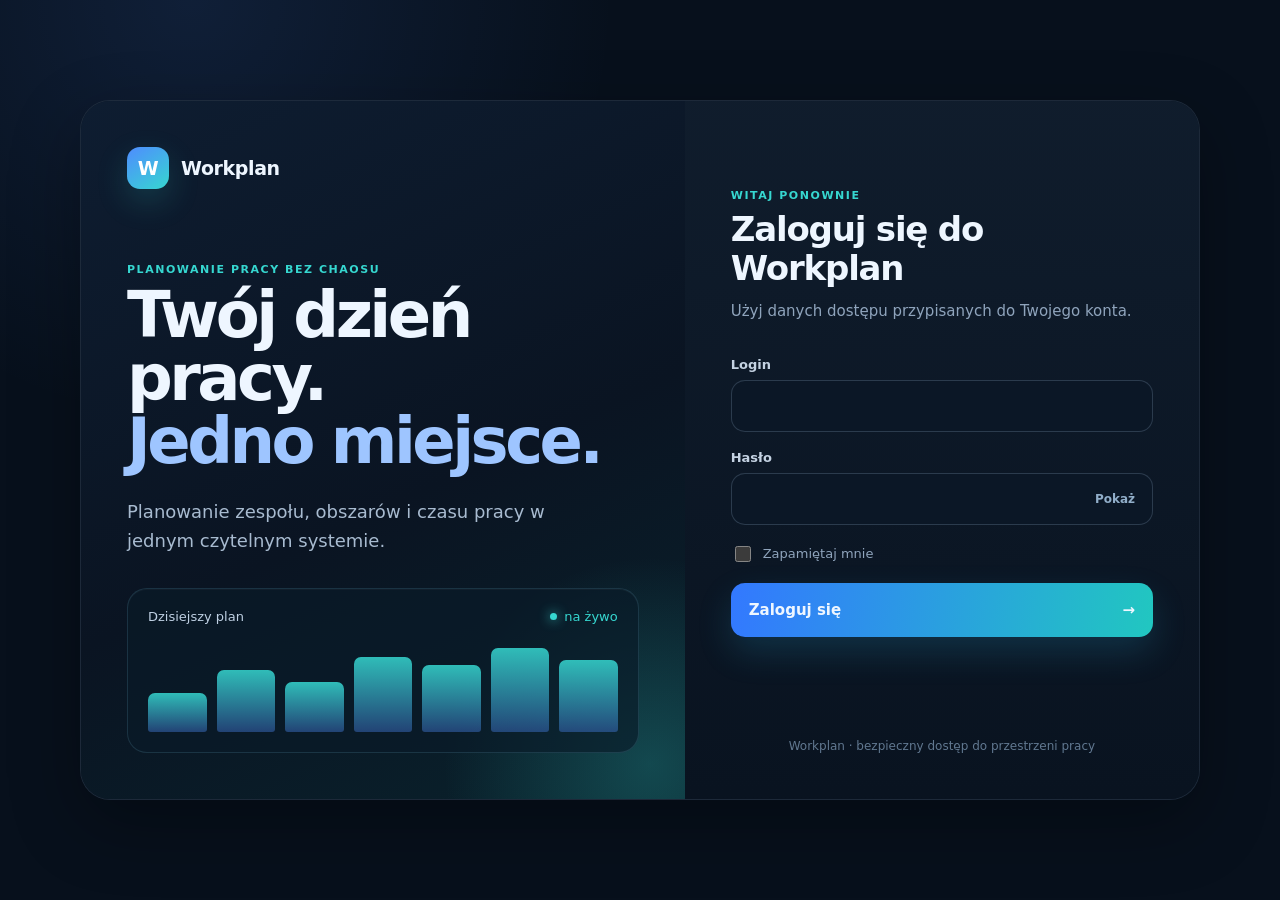
<file: index.html>
<!doctype html>
<html lang="pl">
<head>
  <meta charset="utf-8">
  <meta name="viewport" content="width=device-width,initial-scale=1">
  <meta name="color-scheme" content="dark">
  <title>Workplan — logowanie</title>
  <link rel="stylesheet" href="styles.css?v=20260912.1">
</head>
<body class="login-page" data-page="login">
  <main class="login-shell">
    <section class="login-brand" aria-label="Workplan">
      <div class="brand-lockup"><span class="brand-mark">W</span><span>Workplan</span></div>
      <div class="brand-copy">
        <p class="eyebrow">Planowanie pracy bez chaosu</p>
        <h1>Twój dzień pracy.<br><span>Jedno miejsce.</span></h1>
        <p>Planowanie zespołu, obszarów i czasu pracy w jednym czytelnym systemie.</p>
      </div>
      <div class="signal-card" aria-hidden="true">
        <div class="signal-head"><span>Dzisiejszy plan</span><span class="live-dot">na żywo</span></div>
        <div class="signal-bars"><i style="--h:42%"></i><i style="--h:67%"></i><i style="--h:54%"></i><i style="--h:82%"></i><i style="--h:73%"></i><i style="--h:91%"></i><i style="--h:78%"></i></div>
      </div>
    </section>

    <section class="login-card" aria-labelledby="loginTitle">
      <div class="login-card-inner">
        <div class="card-head">
          <p class="eyebrow">Witaj ponownie</p>
          <h2 id="loginTitle">Zaloguj się do Workplan</h2>
          <p>Użyj danych dostępu przypisanych do Twojego konta.</p>
        </div>
        <form id="loginForm" novalidate>
          <label class="field"><span>Login</span><input id="login" name="login" autocomplete="username" inputmode="text" required></label>
          <label class="field"><span>Hasło</span><span class="password-field"><input id="password" name="password" type="password" autocomplete="current-password" required><button id="togglePassword" class="icon-button" type="button" aria-label="Pokaż hasło">Pokaż</button></span></label>
          <div class="form-row"><label class="check"><input id="rememberMe" type="checkbox"><span>Zapamiętaj mnie</span></label></div>
          <button id="submitBtn" class="primary-button" type="submit"><span>Zaloguj się</span><span aria-hidden="true">→</span></button>
          <p id="message" class="form-message" role="status" aria-live="polite"></p>
        </form>
      </div>
      <p class="login-foot">Workplan · bezpieczny dostęp do przestrzeni pracy</p>
    </section>
  </main>
  <script src="app.js?v=20260912.1"></script>
</body>
</html>
</file>
<file: styles.css>
:root{
  --bg:#07101c;--bg-soft:#0b1625;--surface:#101d2d;--surface-2:#142337;--surface-3:#182a40;
  --line:rgba(148,171,201,.14);--line-strong:rgba(148,171,201,.24);--text:#eef6ff;--muted:#8fa4bc;
  --blue:#4f8cff;--cyan:#36d7d0;--teal:#25bfb4;--success:#53d59a;--warning:#f5bd64;--danger:#ff6d78;
  --radius:22px;--radius-sm:14px;--shadow:0 24px 70px rgba(0,0,0,.32);
  font-family:Inter,ui-sans-serif,system-ui,-apple-system,BlinkMacSystemFont,"Segoe UI",sans-serif;
}
*{box-sizing:border-box}html{background:var(--bg)}body{margin:0;min-height:100vh;color:var(--text);background:radial-gradient(circle at 15% 0%,rgba(79,140,255,.12),transparent 30%),var(--bg);font-size:15px}button,input{font:inherit}button{color:inherit}.eyebrow{margin:0 0 8px;text-transform:uppercase;letter-spacing:.14em;font-size:11px;font-weight:800;color:var(--cyan)}
.brand-lockup{display:flex;align-items:center;gap:12px;font-size:19px;font-weight:820;letter-spacing:-.02em}.brand-mark{width:42px;height:42px;border-radius:13px;display:grid;place-items:center;background:linear-gradient(145deg,var(--blue),var(--cyan));color:white;font-weight:900;box-shadow:0 12px 32px rgba(54,215,208,.18)}
.login-page{display:grid;place-items:center;padding:28px}.login-shell{width:min(1120px,100%);min-height:700px;display:grid;grid-template-columns:1.08fr .92fr;border:1px solid var(--line);border-radius:30px;overflow:hidden;background:rgba(10,21,35,.82);box-shadow:var(--shadow);backdrop-filter:blur(18px)}.login-brand{position:relative;overflow:hidden;padding:46px;display:flex;flex-direction:column;background:linear-gradient(155deg,#0e1d31 0%,#0a1422 56%,#09222c 100%)}.login-brand:after{content:"";position:absolute;width:430px;height:430px;right:-180px;bottom:-180px;border-radius:50%;background:radial-gradient(circle,rgba(54,215,208,.22),transparent 68%);pointer-events:none}.brand-copy{margin:auto 0 32px;max-width:520px}.brand-copy h1{margin:0;font-size:clamp(42px,5vw,66px);line-height:.98;letter-spacing:-.055em}.brand-copy h1 span{color:#9ec5ff}.brand-copy>p:last-child{max-width:490px;margin:24px 0 0;color:#a8bbd0;font-size:18px;line-height:1.65}.signal-card{position:relative;z-index:1;border:1px solid rgba(120,194,218,.16);border-radius:20px;padding:20px;background:rgba(10,27,40,.65);box-shadow:inset 0 1px 0 rgba(255,255,255,.03)}.signal-head{display:flex;align-items:center;justify-content:space-between;color:#bfd0e3;font-size:13px}.live-dot{display:flex;align-items:center;gap:7px;color:var(--cyan)}.live-dot:before{content:"";width:7px;height:7px;border-radius:50%;background:var(--cyan);box-shadow:0 0 12px var(--cyan)}.signal-bars{height:92px;margin-top:16px;display:flex;align-items:flex-end;gap:10px}.signal-bars i{flex:1;height:var(--h);border-radius:7px 7px 3px 3px;background:linear-gradient(to top,rgba(79,140,255,.36),rgba(54,215,208,.86))}
.login-card{padding:46px;display:flex;flex-direction:column;background:linear-gradient(180deg,rgba(16,29,45,.96),rgba(9,19,32,.96))}.login-card-inner{width:min(100%,430px);margin:auto}.card-head{margin-bottom:34px}.card-head h2{margin:0;font-size:34px;line-height:1.12;letter-spacing:-.035em}.card-head>p:last-child{margin:12px 0 0;color:var(--muted);line-height:1.6}.login-card form{display:grid;gap:18px}.field{display:grid;gap:8px;font-weight:700;font-size:13px;color:#c4d2e2}.field input{width:100%;height:52px;border:1px solid var(--line-strong);border-radius:14px;background:#0b1726;color:var(--text);padding:0 15px;outline:none;transition:.2s}.field input:focus{border-color:var(--cyan);box-shadow:0 0 0 4px rgba(54,215,208,.1)}.password-field{position:relative}.password-field input{padding-right:78px}.icon-button{position:absolute;right:8px;top:7px;height:38px;padding:0 10px;border:0;background:transparent;color:#91aec9;font-size:12px;font-weight:750;cursor:pointer}.form-row{display:flex;justify-content:space-between}.check{display:flex;align-items:center;gap:9px;color:var(--muted);font-size:13px;cursor:pointer}.check input{width:16px;height:16px;accent-color:var(--cyan)}.primary-button,.secondary-button{border:0;border-radius:14px;font-weight:800;cursor:pointer;transition:.2s}.primary-button{height:54px;padding:0 18px;display:flex;align-items:center;justify-content:space-between;background:linear-gradient(100deg,#3378ff,#21c7c0);box-shadow:0 15px 34px rgba(42,158,207,.2)}.primary-button:hover{transform:translateY(-1px);filter:brightness(1.05)}.primary-button:disabled{opacity:.6;cursor:wait;transform:none}.primary-button.compact{height:46px}.form-message{min-height:22px;margin:0;color:#ff97a0;font-size:13px;line-height:1.4}.form-message.success{color:var(--success)}.login-foot{margin:20px 0 0;text-align:center;color:#617890;font-size:12px}
.app-shell{min-height:100vh;display:grid;grid-template-columns:244px 1fr}.sidebar{position:sticky;top:0;height:100vh;padding:28px 18px 20px;display:flex;flex-direction:column;border-right:1px solid var(--line);background:rgba(8,18,30,.92);backdrop-filter:blur(18px)}.sidebar-brand{padding:0 10px 26px}.main-nav{display:grid;gap:6px}.nav-item{width:100%;height:46px;padding:0 12px;border:0;border-radius:13px;display:flex;align-items:center;gap:12px;background:transparent;color:#8096ae;text-decoration:none;text-align:left;font-weight:650;cursor:pointer}.nav-item.active{color:#f3f9ff;background:linear-gradient(90deg,rgba(79,140,255,.18),rgba(54,215,208,.09));box-shadow:inset 3px 0 0 var(--cyan)}.nav-item:disabled{cursor:default;opacity:.66}.nav-icon{width:24px;text-align:center;color:#8ab5d8}.sidebar-bottom{margin-top:auto;padding-top:14px;border-top:1px solid var(--line)}.dashboard{min-width:0;padding:0 34px 38px}.topbar{min-height:104px;display:flex;align-items:center;justify-content:space-between;gap:20px}.topbar h1{margin:0;font-size:27px;letter-spacing:-.035em}.topbar h1 span{color:#bcd5ee}.user-menu{display:flex;align-items:center;gap:11px}.avatar{width:38px;height:38px;border-radius:12px;display:grid;place-items:center;background:linear-gradient(145deg,#153a68,#125d63);font-weight:850}.user-meta{display:grid;line-height:1.25}.user-meta strong{font-size:13px}.user-meta span{font-size:11px;color:var(--muted)}.secondary-button{height:38px;margin-left:8px;padding:0 13px;border:1px solid var(--line-strong);background:#0c1929;color:#c0cfdf;font-size:12px}.menu-toggle{display:none;border:1px solid var(--line);background:var(--surface);border-radius:11px;width:40px;height:40px}
.kpi-grid{display:grid;grid-template-columns:repeat(5,minmax(0,1fr));gap:14px}.kpi-card{min-height:138px;padding:20px;border:1px solid var(--line);border-radius:var(--radius);display:flex;gap:14px;background:linear-gradient(145deg,rgba(19,35,54,.94),rgba(13,26,43,.94));box-shadow:inset 0 1px 0 rgba(255,255,255,.025)}.kpi-card.accent{border-color:rgba(54,215,208,.23);background:linear-gradient(145deg,rgba(19,45,56,.95),rgba(13,30,43,.95))}.kpi-icon{width:36px;height:36px;flex:0 0 36px;border:1px solid rgba(104,173,229,.15);border-radius:11px;display:grid;place-items:center;background:rgba(79,140,255,.08);font-size:16px}.kpi-card div:last-child{display:grid;align-content:start}.kpi-card span{min-height:36px;color:#91a8bf;font-size:12px;line-height:1.45}.kpi-card strong{font-size:30px;line-height:1.05;letter-spacing:-.04em}.kpi-card small{margin-top:8px;color:#667f98;font-size:10px}
.dashboard-grid{margin-top:18px;display:grid;grid-template-columns:1.2fr .8fr;gap:18px}.panel{border:1px solid var(--line);border-radius:var(--radius);padding:22px;background:linear-gradient(145deg,rgba(16,30,47,.95),rgba(11,23,38,.95));box-shadow:inset 0 1px 0 rgba(255,255,255,.025)}.panel-head{display:flex;align-items:flex-start;justify-content:space-between;gap:16px;margin-bottom:18px}.panel-head h2{margin:0;font-size:20px;letter-spacing:-.025em}.status-pill{padding:6px 9px;border-radius:999px;background:rgba(83,213,154,.1);color:var(--success);font-size:10px;font-weight:800}.metric{font-size:18px;font-weight:850;color:#bfe1fb}.timeline{display:grid}.timeline-item{position:relative;display:grid;grid-template-columns:64px 1fr auto;gap:14px;align-items:center;padding:15px 0;border-top:1px solid var(--line)}.timeline-item:first-child{border-top:0}.timeline-item:before{content:"";position:absolute;left:52px;width:8px;height:8px;border-radius:50%;background:#4f6680}.timeline-item.current:before{background:var(--cyan);box-shadow:0 0 0 5px rgba(54,215,208,.08)}.timeline-item.done:before{background:var(--success)}.timeline time{color:#6f89a4;font-size:12px;font-weight:750}.timeline-item div{display:grid;gap:3px}.timeline-item strong{font-size:13px}.timeline-item span{color:var(--muted);font-size:11px}.timeline-item b{font-size:11px;color:#9cc7e8}.team-stats{display:grid;grid-template-columns:repeat(3,1fr);gap:8px}.team-stats div{padding:14px;border:1px solid var(--line);border-radius:14px;background:rgba(5,14,25,.28)}.team-stats span{display:block;color:#738ba4;font-size:10px}.team-stats strong{display:block;margin-top:3px;font-size:21px}.progress{height:7px;margin-top:18px;border-radius:99px;overflow:hidden;background:#172a3d}.progress i{display:block;height:100%;border-radius:inherit;background:linear-gradient(90deg,var(--blue),var(--cyan))}.panel-note{margin:10px 0 0;color:#6f879f;font-size:11px}.activity-panel{min-height:270px}.chart{height:150px;display:flex;align-items:flex-end;gap:10px;padding-top:10px}.chart i{flex:1;height:var(--h);min-height:8px;border-radius:6px 6px 2px 2px;background:linear-gradient(to top,rgba(79,140,255,.26),rgba(54,215,208,.8))}.chart-axis{display:flex;justify-content:space-between;margin-top:8px;color:#58728d;font-size:9px}.shift-list{list-style:none;margin:0;padding:0}.shift-list li{display:grid;grid-template-columns:54px 1fr auto;gap:12px;align-items:center;padding:13px 0;border-top:1px solid var(--line)}.shift-list li:first-child{border-top:0}.shift-list time{font-weight:800;color:#a9c9e5}.shift-list div{display:grid}.shift-list strong{font-size:12px}.shift-list span,.shift-list em{color:#7189a1;font-size:10px;font-style:normal}.quick-panel{grid-column:1/-1}.quick-actions{display:grid;grid-template-columns:repeat(3,1fr);gap:12px}.quick-actions button,.quick-actions a{min-height:80px;padding:15px;border:1px solid var(--line);border-radius:15px;display:grid;grid-template-columns:34px 1fr auto;align-items:center;text-align:left;background:rgba(7,17,29,.36);color:#a9bdd2;text-decoration:none}.quick-actions button span,.quick-actions a span{font-size:20px;color:var(--cyan)}.quick-actions button strong,.quick-actions a strong{font-size:12px}.quick-actions button small,.quick-actions a small{color:#587189;font-size:9px}
.employee-dashboard{padding-bottom:48px}.employee-topbar{min-height:96px}.employee-summary{display:grid;grid-template-columns:repeat(4,minmax(0,1fr));gap:14px;margin-bottom:18px}.employee-summary article{padding:18px 20px;border:1px solid var(--line);border-radius:18px;background:linear-gradient(145deg,rgba(18,33,51,.94),rgba(11,24,39,.94));display:grid;gap:6px}.employee-summary span{font-size:11px;color:var(--muted)}.employee-summary strong{font-size:26px;letter-spacing:-.04em}.employee-list-panel{padding:0;overflow:hidden}.employee-list-head{padding:22px;display:flex;align-items:flex-end;justify-content:space-between;gap:18px;border-bottom:1px solid var(--line)}.employee-list-head h2{margin:0;font-size:21px}.employee-list-head p:last-child{margin:8px 0 0;color:var(--muted);font-size:12px}.employee-search{width:min(340px,42vw);height:44px;border:1px solid var(--line-strong);border-radius:13px;background:#0a1725;display:flex;align-items:center;gap:8px;padding:0 12px;color:#7290ad}.employee-search input{width:100%;border:0;outline:0;background:transparent;color:var(--text)}.employee-state{padding:46px 22px;text-align:center;color:var(--muted)}.employee-state.error{color:#ff9ba4}.employee-table-wrap{overflow:auto}.employee-table{width:100%;border-collapse:collapse;min-width:850px}.employee-table th{padding:13px 18px;text-align:left;font-size:10px;text-transform:uppercase;letter-spacing:.08em;color:#637e99;background:rgba(5,14,25,.35);border-bottom:1px solid var(--line)}.employee-table td{padding:16px 18px;border-bottom:1px solid var(--line);vertical-align:middle}.employee-table tr:last-child td{border-bottom:0}.employee-table tbody tr{cursor:pointer;transition:.16s}.employee-table tbody tr:hover{background:rgba(79,140,255,.045)}.employee-person{display:flex;align-items:center;gap:12px}.employee-person .mini-avatar{width:38px;height:38px;flex:0 0 38px;border-radius:12px;display:grid;place-items:center;background:linear-gradient(145deg,#173e6d,#135d64);font-weight:850}.employee-person div{display:grid;gap:3px}.employee-person strong{font-size:13px}.employee-person span,.table-muted{font-size:11px;color:var(--muted)}.status-chip{display:inline-flex;align-items:center;gap:7px;width:max-content;padding:6px 10px;border-radius:999px;font-size:10px;font-weight:800;background:rgba(83,213,154,.1);color:var(--success)}.status-chip:before{content:"";width:6px;height:6px;border-radius:50%;background:currentColor}.status-chip.unavailable{background:rgba(255,109,120,.1);color:#ff8892}.status-chip.inactive{background:rgba(245,189,100,.1);color:var(--warning)}.skill-preview{display:flex;flex-wrap:wrap;gap:5px;max-width:360px}.skill-tag{padding:5px 8px;border-radius:999px;background:rgba(79,140,255,.09);border:1px solid rgba(79,140,255,.12);color:#a9c9e5;font-size:9px}.skill-tag.more{color:var(--cyan)}.row-arrow{color:#68839e;font-size:18px}.drawer-backdrop{position:fixed;inset:0;z-index:40;background:rgba(1,7,13,.56);backdrop-filter:blur(3px)}.employee-drawer{position:fixed;z-index:41;right:0;top:0;width:min(520px,100vw);height:100vh;overflow:auto;border-left:1px solid var(--line-strong);background:linear-gradient(160deg,#101e2f,#08131f);box-shadow:-28px 0 70px rgba(0,0,0,.38);transform:translateX(104%);transition:transform .24s ease}.employee-drawer.open{transform:translateX(0)}.drawer-head{position:sticky;top:0;z-index:2;padding:24px 24px 18px;display:flex;justify-content:space-between;gap:18px;background:rgba(12,25,41,.94);border-bottom:1px solid var(--line);backdrop-filter:blur(16px)}.drawer-head h2{margin:0;font-size:24px;letter-spacing:-.035em}.drawer-login{display:block;margin-top:6px;color:#7590aa;font-size:11px}.drawer-close{width:38px;height:38px;border:1px solid var(--line);border-radius:12px;background:#0a1725;color:#8ea7c0;font-size:22px;cursor:pointer}.drawer-content{padding:18px 24px 34px;display:grid;gap:14px}.drawer-section{padding:18px;border:1px solid var(--line);border-radius:18px;background:rgba(11,25,40,.72)}.drawer-section-head{display:flex;align-items:flex-start;justify-content:space-between;gap:16px;margin-bottom:15px}.drawer-section h3{margin:0;font-size:14px}.drawer-section p{margin:5px 0 0;color:var(--muted);font-size:10px;line-height:1.5}.employee-details{display:grid;grid-template-columns:1fr 1fr;gap:10px;margin:0}.employee-details div{padding:12px;border-radius:13px;background:rgba(4,13,23,.35);border:1px solid var(--line)}.employee-details dt{font-size:9px;text-transform:uppercase;letter-spacing:.08em;color:#617d98}.employee-details dd{margin:5px 0 0;font-size:12px;font-weight:750}.availability-form{display:grid;gap:13px}.date-grid{display:grid;grid-template-columns:1fr 1fr;gap:10px}.availability-form .field span{display:flex;justify-content:space-between}.availability-form .field small{color:#69839b;font-weight:500}.availability-form .field input{height:44px}.availability-choice{display:grid;grid-template-columns:1fr 1fr;gap:8px}.availability-choice label{cursor:pointer}.availability-choice input{position:absolute;opacity:0}.availability-choice span{height:42px;border:1px solid var(--line);border-radius:12px;display:grid;place-items:center;color:#7891aa;background:#081522;font-size:11px;font-weight:800}.availability-choice input:checked+span{border-color:rgba(54,215,208,.45);background:rgba(54,215,208,.09);color:var(--cyan)}.skills-list{display:flex;flex-wrap:wrap;gap:7px}.skills-empty{padding:14px;border:1px dashed var(--line-strong);border-radius:13px;color:#7089a2;font-size:11px;line-height:1.5}.message-section{display:flex;align-items:center;justify-content:space-between;gap:16px}.message-button{margin:0;white-space:nowrap}.message-button:disabled{opacity:.48;cursor:not-allowed}
@media(max-width:1180px){.kpi-grid{grid-template-columns:repeat(3,1fr)}.kpi-card:nth-child(4),.kpi-card:nth-child(5){grid-column:auto}.dashboard-grid{grid-template-columns:1fr}.quick-panel{grid-column:auto}.employee-summary{grid-template-columns:repeat(2,1fr)}}
@media(max-width:820px){.login-page{padding:14px}.login-shell{grid-template-columns:1fr;min-height:0}.login-brand{min-height:280px;padding:28px}.brand-copy{margin:44px 0 0}.brand-copy h1{font-size:42px}.brand-copy>p:last-child{font-size:15px}.signal-card{display:none}.login-card{padding:34px 26px}.card-head h2{font-size:29px}.app-shell{display:block}.sidebar{position:fixed;z-index:20;left:-260px;width:244px;transition:left .22s}.nav-open .sidebar{left:0}.dashboard{padding:0 18px 28px}.topbar{min-height:90px}.menu-toggle{display:block}.topbar>div:nth-child(2){flex:1}.topbar .eyebrow{display:none}.topbar h1{font-size:21px}.user-meta{display:none}.kpi-grid{grid-template-columns:repeat(2,1fr)}.kpi-card{min-height:128px}.kpi-card:last-child{grid-column:1/-1}.dashboard-grid{grid-template-columns:1fr}.employee-list-head{align-items:stretch;flex-direction:column}.employee-search{width:100%}.employee-summary{grid-template-columns:repeat(2,1fr)}}
@media(max-width:520px){.login-brand{min-height:230px}.brand-copy h1{font-size:36px}.brand-copy>p:last-child{display:none}.login-card{padding:30px 20px}.kpi-grid{grid-template-columns:1fr}.kpi-card:last-child{grid-column:auto}.user-menu .secondary-button{padding:0 10px;margin-left:0}.avatar{display:none}.timeline-item{grid-template-columns:52px 1fr}.timeline-item b{grid-column:2}.quick-actions{grid-template-columns:1fr}.team-stats{grid-template-columns:1fr 1fr 1fr}.panel{padding:18px}.employee-summary{grid-template-columns:1fr 1fr}.employee-summary article{padding:14px}.employee-list-panel{padding:0}.employee-details,.date-grid{grid-template-columns:1fr}.drawer-content,.drawer-head{padding-left:17px;padding-right:17px}.message-section{align-items:stretch;flex-direction:column}.message-button{width:100%}}
@media(prefers-reduced-motion:reduce){*{scroll-behavior:auto!important;transition:none!important}}
:focus-visible{outline:2px solid var(--cyan);outline-offset:3px}
</file>
<file: employees-extra.css>
.bulk-bar{margin:0 0 18px;padding:15px 18px;border:1px solid rgba(54,215,208,.24);border-radius:17px;background:linear-gradient(105deg,rgba(30,83,104,.34),rgba(17,42,62,.82));display:flex;align-items:center;justify-content:space-between;gap:18px;box-shadow:0 12px 35px rgba(0,0,0,.16)}
.bulk-bar>div:first-child{display:grid;gap:3px}.bulk-bar strong{font-size:14px}.bulk-bar>div:first-child>span{color:var(--muted);font-size:11px}.bulk-actions{display:flex;align-items:center;gap:8px;flex-wrap:wrap}.bulk-actions .secondary-button,.modal-actions .secondary-button{margin-left:0}.ghost-button{height:38px;padding:0 12px;border:0;background:transparent;color:#8ca4bc;font-weight:750;cursor:pointer}.ghost-button:hover{color:var(--text)}
.employee-table{min-width:1180px}.check-col{width:48px!important;padding-right:4px!important}.employee-checkbox,#selectAllEmployees{width:17px;height:17px;accent-color:var(--cyan);cursor:pointer}.employee-table tbody tr.selected-row{background:rgba(54,215,208,.055)}.employee-table tbody tr.selected-row:hover{background:rgba(54,215,208,.08)}.all-skills{max-width:390px}.process-chip{display:inline-flex;padding:6px 9px;border-radius:9px;border:1px solid rgba(54,215,208,.13);background:rgba(54,215,208,.06);color:#9edbd8;font-size:10px;font-weight:750;white-space:nowrap}.row-process-button{height:34px;padding:0 10px;border:1px solid var(--line-strong);border-radius:10px;background:#0b1929;color:#acd0e8;font-size:10px;font-weight:800;cursor:pointer;white-space:nowrap}.row-process-button:hover{border-color:rgba(54,215,208,.42);color:#e8ffff}.process-detail{padding:13px 14px;border:1px solid var(--line);border-radius:13px;background:rgba(5,14,25,.34);color:#bcd5e8;font-size:12px;line-height:1.5}
.column-filter-button{display:flex;align-items:center;justify-content:space-between;gap:8px;width:100%;padding:0;border:0;background:transparent;color:inherit;font:inherit;font-weight:800;cursor:pointer;text-align:left}.column-filter-button span{color:#6f879e;font-size:11px}.column-filter-button:hover,.column-filter-button.active{color:#c9ffff}.column-filter-button.active span{color:var(--cyan)}
.column-filter-popover{position:fixed;z-index:90;max-height:400px;border:1px solid var(--line-strong);border-radius:16px;background:#0c1826;box-shadow:0 24px 70px rgba(0,0,0,.48);padding:12px;overflow:hidden}.filter-title{font-size:12px;font-weight:850;margin:2px 2px 9px}.filter-sort{display:grid;grid-template-columns:1fr 1fr;gap:6px}.filter-sort button,.filter-actions button{border:1px solid var(--line);background:#0f2031;color:#afc7da;border-radius:9px;padding:8px 9px;font-size:10px;font-weight:750;cursor:pointer}.filter-sort button:hover,.filter-actions button:hover{border-color:rgba(54,215,208,.36);color:#e8ffff}.filter-search{display:block;margin:9px 0}.filter-search input{width:100%;height:36px;border:1px solid var(--line-strong);border-radius:10px;background:#07131f;color:var(--text);padding:0 10px;outline:none}.filter-search input:focus{border-color:var(--cyan)}.filter-actions{display:flex;gap:6px;margin-bottom:7px}.filter-values{max-height:220px;overflow:auto;border-top:1px solid var(--line);border-bottom:1px solid var(--line);padding:5px 0}.filter-values label{display:flex;align-items:center;gap:8px;padding:7px 5px;border-radius:8px;color:#bdd0df;font-size:11px;cursor:pointer}.filter-values label:hover{background:rgba(255,255,255,.035)}.filter-values input{accent-color:var(--cyan)}.filter-footer{display:flex;justify-content:flex-end;align-items:center;gap:8px;padding-top:9px}.filter-footer .primary-button{height:36px}.filter-footer .ghost-button{height:36px}
.editable-skills{display:flex;flex-wrap:wrap;gap:7px}.skill-tag.editable{display:inline-flex;align-items:center;gap:5px;padding-right:4px}.skill-tag.editable button{width:20px;height:20px;border:0;border-radius:6px;background:rgba(255,255,255,.06);color:#9fb4c5;cursor:pointer;line-height:1}.skill-tag.editable button:hover{background:rgba(255,92,92,.12);color:#ff9d9d}.skill-editor{display:grid;grid-template-columns:minmax(0,1fr) auto;gap:8px;align-items:end;margin-top:12px}.skill-editor .field{margin:0}.skill-editor .control-select{width:100%;min-width:0}.skill-editor .secondary-button{margin:0;height:44px;white-space:nowrap}
.modal-backdrop{position:fixed;inset:0;z-index:55;background:rgba(1,7,13,.66);backdrop-filter:blur(4px)}.action-modal{position:fixed;z-index:56;left:50%;top:50%;width:min(560px,calc(100vw - 28px));max-height:calc(100vh - 28px);overflow:auto;transform:translate(-50%,-46%) scale(.98);opacity:0;pointer-events:none;border:1px solid var(--line-strong);border-radius:22px;background:linear-gradient(160deg,#111f31,#0a1625);box-shadow:0 30px 100px rgba(0,0,0,.52);transition:.18s}.action-modal.open{transform:translate(-50%,-50%) scale(1);opacity:1;pointer-events:auto}.modal-head{padding:22px 22px 17px;border-bottom:1px solid var(--line);display:flex;align-items:flex-start;justify-content:space-between;gap:14px}.modal-head h2{margin:0;font-size:21px}.modal-head p:last-child{margin:7px 0 0;color:var(--muted);font-size:12px}.bulk-form{padding:21px 22px 23px;display:grid;gap:16px}.bulk-form .control-select{width:100%;height:52px}.modal-actions{display:flex;justify-content:flex-end;align-items:center;gap:9px}.modal-actions .primary-button{min-width:205px}.action-modal .availability-choice{margin:0}
@media(max-width:1120px){.employee-list-head{align-items:flex-start;flex-direction:column}.employee-search{width:min(100%,420px)}}
@media(max-width:760px){.bulk-bar{align-items:flex-start;flex-direction:column}.bulk-actions{width:100%}.bulk-actions .primary-button{flex:1}.modal-actions{flex-direction:column-reverse;align-items:stretch}.modal-actions .secondary-button,.modal-actions .primary-button{width:100%;margin:0}.row-process-button{height:38px}.skill-editor{grid-template-columns:1fr}.skill-editor .secondary-button{width:100%}.column-filter-popover{max-height:70vh}.filter-values{max-height:34vh}}
</file>
<file: employees-grid-v3.css>
/* Workplan employee grid v3: spreadsheet-style column controls */
.employee-table-wrap{position:relative;overflow:auto}
.employee-table{min-width:1180px}
.employee-table thead{position:sticky;top:0;z-index:4}
.employee-table th.filterable-th{padding:0!important;background:#0a1624}
.th-shell{min-height:48px;display:grid;grid-template-columns:minmax(0,1fr) 42px;align-items:stretch;border-right:1px solid rgba(148,171,201,.08)}
.column-sort-button{min-width:0;padding:0 8px 0 18px;border:0;background:transparent;color:#708aa3;display:flex;align-items:center;justify-content:flex-start;gap:7px;text-align:left;text-transform:uppercase;letter-spacing:.08em;font-size:10px;font-weight:800;cursor:pointer;transition:color .16s,background .16s}
.column-sort-button:hover{color:#d7e7f5;background:rgba(255,255,255,.025)}
.sort-indicator{min-width:14px;color:#56738e;font-size:12px;line-height:1;text-align:center}
.filterable-th.sort-active .column-sort-button{color:#bce9e6}
.filterable-th.sort-active .sort-indicator{color:var(--cyan)}
.column-filter-button{position:relative!important;width:32px!important;height:32px!important;min-width:32px!important;padding:0!important;margin:auto 8px auto 0!important;border:1px solid transparent!important;border-radius:9px!important;background:transparent!important;color:#66839e!important;display:grid!important;place-items:center!important;cursor:pointer!important;transition:background .16s,border-color .16s,color .16s!important}
.column-filter-button:hover{border-color:rgba(148,171,201,.2)!important;background:#102236!important;color:#d8e7f4!important}
.column-filter-button svg{width:15px;height:15px;display:block;fill:none;stroke:currentColor;stroke-width:1.8;stroke-linecap:round;stroke-linejoin:round}
.filterable-th.filter-active .column-filter-button{border-color:rgba(54,215,208,.36)!important;background:rgba(54,215,208,.1)!important;color:var(--cyan)!important}
.filter-count{position:absolute;right:-4px;top:-5px;min-width:16px;height:16px;padding:0 4px;border-radius:999px;display:grid;place-items:center;background:var(--cyan);color:#062027;font-size:8px;font-weight:900;box-shadow:0 0 0 2px #0a1624}
.filter-count[hidden]{display:none!important}
.column-filter-popover{position:fixed;z-index:120;max-height:min(560px,calc(100vh - 24px));padding:0;border:1px solid rgba(148,171,201,.24);border-radius:16px;background:linear-gradient(180deg,#111f30,#0a1624);box-shadow:0 26px 80px rgba(0,0,0,.52);overflow:hidden;color:var(--text)}
.column-filter-popover[hidden]{display:none!important}
.filter-popover-head{min-height:58px;padding:12px 12px 11px 14px;display:flex;align-items:center;justify-content:space-between;gap:12px;border-bottom:1px solid var(--line)}
.filter-popover-head>div{display:grid;gap:2px}
.filter-popover-head span{color:#6f8aa3;font-size:9px;text-transform:uppercase;letter-spacing:.1em;font-weight:800}
.filter-popover-head strong{font-size:13px;letter-spacing:-.01em}
.filter-close{width:30px;height:30px;border:1px solid var(--line);border-radius:9px;background:#0b1928;color:#7f9ab3;font-size:18px;cursor:pointer}
.filter-close:hover{color:#eff8ff;border-color:var(--line-strong)}
.filter-sort-row{padding:10px 12px;display:grid;grid-template-columns:1fr 1fr;gap:7px;border-bottom:1px solid rgba(148,171,201,.08)}
.filter-sort-row button{height:36px;padding:0 10px;border:1px solid var(--line);border-radius:10px;background:#0c1b2b;color:#9eb5c9;font-size:10px;font-weight:800;cursor:pointer;text-align:left}
.filter-sort-row button span{margin-right:6px;color:var(--cyan)}
.filter-sort-row button:hover{border-color:rgba(54,215,208,.28);color:#e7f7ff;background:#102235}
.filter-search{height:40px;margin:10px 12px 7px;padding:0 10px;border:1px solid var(--line-strong);border-radius:10px;background:#07131f;display:flex;align-items:center;gap:7px;color:#67839d}
.filter-search input{min-width:0;width:100%;height:100%;border:0;outline:0;background:transparent;color:var(--text);font-size:11px}
.filter-select-all,.filter-value{display:grid;grid-template-columns:18px minmax(0,1fr) auto;align-items:center;gap:8px;cursor:pointer}
.filter-select-all{margin:0 12px 6px;padding:9px 8px;border-radius:9px;background:rgba(255,255,255,.025);color:#d0dde8;font-size:11px;font-weight:800}
.filter-select-all small{color:#6d879f;font-size:9px;font-weight:700}
.filter-select-all input,.filter-value input{width:15px;height:15px;margin:0;accent-color:var(--cyan)}
.filter-values{max-height:250px;overflow:auto;padding:3px 8px 7px;border-top:1px solid rgba(148,171,201,.07);border-bottom:1px solid rgba(148,171,201,.1)}
.filter-value{padding:7px 7px;border-radius:8px;color:#adc1d2;font-size:11px}
.filter-value:hover{background:rgba(79,140,255,.06);color:#e5f3ff}
.filter-value[hidden]{display:none!important}
.filter-popover-footer{padding:10px 12px;display:flex;align-items:center;justify-content:space-between;gap:8px;background:rgba(5,14,25,.25)}
.filter-clear{height:36px;padding:0 8px;border:0;background:transparent;color:#7893ab;font-size:10px;font-weight:800;cursor:pointer}
.filter-clear:hover{color:#d5e6f4}
.filter-apply{height:36px;padding:0 12px;border:0;border-radius:10px;background:linear-gradient(100deg,#3378ff,#21c7c0);color:#fff;font-size:10px;font-weight:900;cursor:pointer;display:flex;align-items:center;gap:12px}
.filter-apply:hover{filter:brightness(1.06)}
.filter-empty-row td{padding:0!important}
.filter-empty-row div{min-height:140px;display:grid;place-items:center;align-content:center;gap:5px;color:#728aa1;cursor:default}
.filter-empty-row strong{color:#9fb4c7;font-size:13px}
.filter-empty-row span{font-size:10px}
.editable-skills{display:flex;flex-wrap:wrap;gap:7px}
.skill-tag.editable{display:inline-flex;align-items:center;gap:6px;padding:6px 5px 6px 9px}
.skill-tag.editable button{width:21px;height:21px;border:1px solid transparent;border-radius:6px;background:rgba(255,255,255,.06);color:#9fb4c5;display:grid;place-items:center;cursor:pointer;line-height:1}
.skill-tag.editable button:hover{border-color:rgba(255,109,120,.22);background:rgba(255,109,120,.12);color:#ff9d9d}
.skill-editor{display:grid;grid-template-columns:minmax(0,1fr) auto;gap:8px;align-items:end;margin-top:13px;padding-top:13px;border-top:1px solid var(--line)}
.skill-editor .field{margin:0}.skill-editor .control-select{width:100%;min-width:0}.skill-editor .secondary-button{height:44px;margin:0;white-space:nowrap}
@media(max-width:760px){
  .th-shell{grid-template-columns:minmax(0,1fr) 38px}
  .column-sort-button{padding-left:13px}
  .column-filter-button{margin-right:5px!important}
  .column-filter-popover{max-height:calc(100vh - 18px)}
  .filter-values{max-height:38vh}
  .skill-editor{grid-template-columns:1fr}
  .skill-editor .secondary-button{width:100%}
}
</file>
<file: employees-admin-v4.css>
/* Workplan employee admin v4 */
.employee-topbar{gap:18px}
.employee-topbar-main{display:flex;align-items:center;justify-content:space-between;gap:18px;min-width:0;flex:1}
.employee-title-actions{display:flex;align-items:center;gap:12px;flex-wrap:wrap}
.add-employee-button{min-height:42px;padding:0 16px;border-radius:12px;box-shadow:0 10px 30px rgba(36,199,192,.12)}
.employee-table{min-width:1280px}
.role-badge{display:inline-flex;align-items:center;gap:7px;min-height:26px;padding:0 9px;border:1px solid rgba(130,154,181,.18);border-radius:999px;font-size:9px;font-weight:900;letter-spacing:.06em;text-transform:uppercase;white-space:nowrap}
.role-badge.employee{background:rgba(115,142,169,.08);color:#9eb3c7}
.role-badge.leader{border-color:rgba(79,140,255,.3);background:rgba(79,140,255,.11);color:#9ec0ff}
.role-badge.leader:before{content:'◆';font-size:7px;color:#69a0ff}
.employee-details .detail-wide{grid-column:1/-1}
.admin-form-grid{display:grid;grid-template-columns:1fr 1fr;gap:12px}
.admin-form-grid .field.full{grid-column:1/-1}
.employee-create-intro{margin:-4px 0 16px;padding:12px 13px;border:1px solid rgba(54,215,208,.15);border-radius:12px;background:rgba(54,215,208,.05);color:#8fa9be;font-size:11px;line-height:1.55}
.employee-create-intro strong{color:#cfe7e5}
.password-hint{display:block;margin-top:5px;color:#687f95;font-size:9px;line-height:1.45}
.role-choice{display:grid;grid-template-columns:1fr 1fr;gap:8px}
.role-choice label{position:relative;cursor:pointer}
.role-choice input{position:absolute;opacity:0;pointer-events:none}
.role-choice span{min-height:54px;padding:10px 12px;border:1px solid var(--line);border-radius:12px;background:#091725;display:grid;align-content:center;gap:2px;color:#98aec1;font-size:11px;font-weight:800;transition:.16s}
.role-choice small{display:block;color:#617a91;font-size:9px;font-weight:600;line-height:1.35}
.role-choice input:checked+span{border-color:rgba(54,215,208,.38);background:rgba(54,215,208,.08);color:#e2f7f5;box-shadow:inset 0 0 0 1px rgba(54,215,208,.08)}
.danger-zone{margin-top:8px;border:1px solid rgba(255,90,104,.22)!important;background:linear-gradient(180deg,rgba(255,70,86,.035),rgba(255,70,86,.015))}
.danger-zone .drawer-section-head h3{color:#ff9aa4}
.danger-zone .drawer-section-head p{max-width:360px}
.danger-button{height:42px;padding:0 14px;border:1px solid rgba(255,83,98,.38);border-radius:11px;background:rgba(255,69,86,.08);color:#ff8995;font-size:10px;font-weight:900;letter-spacing:.01em;cursor:pointer;transition:.16s}
.danger-button:hover{background:rgba(255,69,86,.16);border-color:rgba(255,83,98,.56);color:#ffd6da}
.delete-warning{padding:14px;border:1px solid rgba(255,84,98,.26);border-radius:13px;background:rgba(255,69,86,.055);display:grid;gap:7px;margin-bottom:15px}
.delete-warning strong{color:#ffb0b7;font-size:12px}
.delete-warning p{margin:0;color:#8fa5b8;font-size:10px;line-height:1.55}
.delete-warning b{color:#e9f2f8}
.delete-confirm-actions{display:flex;justify-content:flex-end;gap:9px;margin-top:16px}
.danger-submit{height:40px;padding:0 14px;border:0;border-radius:10px;background:#c83e4d;color:#fff;font-size:10px;font-weight:900;cursor:pointer}
.danger-submit:hover{filter:brightness(1.08)}
.danger-submit:disabled{opacity:.45;cursor:not-allowed}
.admin-only-note{color:#6f879c;font-size:9px;line-height:1.45;margin-top:7px}
@media(max-width:900px){
  .employee-topbar-main{align-items:flex-start;flex-direction:column}
  .employee-title-actions{width:100%}
  .add-employee-button{width:100%;justify-content:center}
}
@media(max-width:680px){
  .admin-form-grid{grid-template-columns:1fr}
  .admin-form-grid .field.full{grid-column:auto}
  .role-choice{grid-template-columns:1fr}
  .delete-confirm-actions{flex-direction:column-reverse}
  .delete-confirm-actions button{width:100%}
}
</file>
<file: process-hub.css>
/* Workplan Process Hub */
.process-page{--process-ink:#dcecff;--process-muted:#7893ac;--process-line:rgba(137,170,202,.16);--process-panel:#0c1a2a;--process-panel-2:#102236;--process-cyan:#2dd4bf;--process-blue:#4d8dff;--process-danger:#ff6b75}
.process-dashboard{min-width:0;padding-bottom:48px}.process-topbar{align-items:flex-start;gap:24px}.process-title{display:grid;gap:3px;min-width:0}.process-title>p:last-child{margin:2px 0 0;color:#7893ac;font-size:12px}.topbar-actions{margin-left:auto;display:flex;align-items:center;gap:14px}.process-add{height:42px;white-space:nowrap;display:inline-flex;align-items:center;gap:8px}
.process-summary{display:grid;grid-template-columns:repeat(4,minmax(0,1fr));gap:12px;margin:18px 0}.process-summary article{min-height:112px;padding:18px 20px;border:1px solid var(--process-line);border-radius:16px;background:linear-gradient(180deg,rgba(18,39,61,.86),rgba(10,25,40,.86));display:grid;align-content:center;gap:3px}.process-summary span{font-size:10px;text-transform:uppercase;letter-spacing:.09em;color:#7590aa;font-weight:800}.process-summary strong{font-size:30px;line-height:1;color:#eef7ff;letter-spacing:-.04em}.process-summary small{font-size:10px;color:#68839c}.process-summary .good strong{color:#72e0cc}.process-summary .muted-card strong{color:#9eb1c3}
.process-catalog-panel{padding:0;overflow:hidden}.process-toolbar{padding:20px 22px 16px;display:flex;align-items:flex-end;justify-content:space-between;gap:18px;border-bottom:1px solid var(--process-line)}.process-toolbar h2{margin:2px 0 0}.process-toolbar>div>p:last-child{margin:7px 0 0;color:#6f899f;font-size:10px}.process-controls{display:flex;align-items:center;gap:10px;flex-wrap:wrap;justify-content:flex-end}.process-search{height:40px;width:min(390px,42vw);padding:0 12px;border:1px solid var(--process-line);border-radius:11px;background:#071522;display:flex;align-items:center;gap:8px;color:#67849f}.process-search input{width:100%;height:100%;border:0;outline:0;background:transparent;color:var(--process-ink);font-size:11px}.status-filter{height:40px;padding:3px;border:1px solid var(--process-line);border-radius:11px;background:#071522;display:flex;align-items:center}.status-filter button{height:32px;padding:0 11px;border:0;border-radius:8px;background:transparent;color:#7893ac;font-size:10px;font-weight:800;cursor:pointer}.status-filter button.active{background:#132b42;color:#dceeff;box-shadow:inset 0 0 0 1px rgba(77,141,255,.18)}
.process-state{padding:24px;color:#7893ac;font-size:12px}.process-state.error{color:#ff9aa1}.process-table-wrap{position:relative;overflow:auto}.process-table{width:100%;min-width:1050px;border-collapse:collapse}.process-table thead{position:sticky;top:0;z-index:4}.process-table th{height:48px;padding:0 16px;background:#091624;border-bottom:1px solid var(--process-line);color:#66829c;font-size:9px;text-transform:uppercase;letter-spacing:.09em;text-align:left}.process-table th.filterable-th{padding:0!important}.process-table td{padding:14px 16px;border-bottom:1px solid rgba(137,170,202,.09);vertical-align:middle;color:#bfd0de;font-size:11px}.process-table tr[data-process-id]{cursor:pointer;transition:background .14s}.process-table tr[data-process-id]:hover{background:rgba(77,141,255,.04)}.process-name-cell{display:grid;gap:4px;max-width:450px}.process-name-cell strong{color:#e6f2fb;font-size:13px}.process-name-cell span{color:#718ca4;font-size:10px;line-height:1.45;white-space:nowrap;overflow:hidden;text-overflow:ellipsis}.catalog-status{display:inline-flex;align-items:center;gap:6px;padding:5px 8px;border-radius:999px;font-size:9px;font-weight:900}.catalog-status:before{content:"";width:6px;height:6px;border-radius:50%}.catalog-status.active{color:#77e0cb;background:rgba(45,212,191,.09);border:1px solid rgba(45,212,191,.18)}.catalog-status.active:before{background:#34d7bf}.catalog-status.inactive{color:#95a9ba;background:rgba(149,169,186,.07);border:1px solid rgba(149,169,186,.14)}.catalog-status.inactive:before{background:#7b8fa0}.process-count{display:inline-grid;place-items:center;min-width:30px;height:26px;padding:0 7px;border-radius:8px;background:#11283d;color:#a8c8e2;font-weight:900}.history-count{color:#91a9bd;font-weight:800}.sort-order{color:#9eb6cb;font-weight:900}.open-process{height:32px;padding:0 9px;border:1px solid var(--process-line);border-radius:9px;background:#0d1d2c;color:#8eb4d0;font-size:9px;font-weight:900;cursor:pointer}.open-process:hover{border-color:rgba(77,141,255,.36);color:#d9edff;background:#10263a}
/* spreadsheet controls */
.process-table .th-shell{min-height:48px;display:grid;grid-template-columns:minmax(0,1fr) 42px;align-items:stretch;border-right:1px solid rgba(148,171,201,.08)}.process-table .column-sort-button{min-width:0;padding:0 8px 0 16px;border:0;background:transparent;color:#66829c;display:flex;align-items:center;justify-content:flex-start;gap:7px;text-align:left;text-transform:uppercase;letter-spacing:.09em;font-size:9px;font-weight:800;cursor:pointer;transition:color .16s,background .16s}.process-table .column-sort-button:hover{color:#d7e7f5;background:rgba(255,255,255,.025)}.process-table .sort-indicator{min-width:14px;color:#56738e;font-size:12px;line-height:1;text-align:center}.process-table .filterable-th.sort-active .column-sort-button{color:#bce9e6}.process-table .filterable-th.sort-active .sort-indicator{color:#2dd4bf}.process-table .column-filter-button{position:relative!important;width:32px!important;height:32px!important;min-width:32px!important;padding:0!important;margin:auto 8px auto 0!important;border:1px solid transparent!important;border-radius:9px!important;background:transparent!important;color:#66839e!important;display:grid!important;place-items:center!important;cursor:pointer!important;transition:background .16s,border-color .16s,color .16s!important}.process-table .column-filter-button:hover{border-color:rgba(148,171,201,.2)!important;background:#102236!important;color:#d8e7f4!important}.process-table .column-filter-button svg{width:15px;height:15px;display:block;fill:none;stroke:currentColor;stroke-width:1.8;stroke-linecap:round;stroke-linejoin:round}.process-table .filterable-th.filter-active .column-filter-button{border-color:rgba(45,212,191,.36)!important;background:rgba(45,212,191,.1)!important;color:#2dd4bf!important}.process-table .filter-count{position:absolute;right:-4px;top:-5px;min-width:16px;height:16px;padding:0 4px;border-radius:999px;display:grid;place-items:center;background:#2dd4bf;color:#062027;font-size:8px;font-weight:900;box-shadow:0 0 0 2px #091624}.process-table .filter-count[hidden]{display:none!important}
.process-column-filter-popover{position:fixed;z-index:120;max-height:min(560px,calc(100vh - 24px));padding:0;border:1px solid rgba(148,171,201,.24);border-radius:16px;background:linear-gradient(180deg,#111f30,#0a1624);box-shadow:0 26px 80px rgba(0,0,0,.52);overflow:hidden;color:#dcecff}.process-column-filter-popover[hidden]{display:none!important}.process-column-filter-popover .filter-popover-head{min-height:58px;padding:12px 12px 11px 14px;display:flex;align-items:center;justify-content:space-between;gap:12px;border-bottom:1px solid rgba(137,170,202,.16)}.process-column-filter-popover .filter-popover-head>div{display:grid;gap:2px}.process-column-filter-popover .filter-popover-head span{color:#6f8aa3;font-size:9px;text-transform:uppercase;letter-spacing:.1em;font-weight:800}.process-column-filter-popover .filter-popover-head strong{font-size:13px}.process-column-filter-popover .filter-close{width:30px;height:30px;border:1px solid rgba(137,170,202,.16);border-radius:9px;background:#0b1928;color:#7f9ab3;font-size:18px;cursor:pointer}.process-column-filter-popover .filter-sort-row{padding:10px 12px;display:grid;grid-template-columns:1fr 1fr;gap:7px;border-bottom:1px solid rgba(148,171,201,.08)}.process-column-filter-popover .filter-sort-row button{height:36px;padding:0 10px;border:1px solid rgba(137,170,202,.16);border-radius:10px;background:#0c1b2b;color:#9eb5c9;font-size:10px;font-weight:800;cursor:pointer;text-align:left}.process-column-filter-popover .filter-sort-row button span{margin-right:6px;color:#2dd4bf}.process-column-filter-popover .filter-search{height:40px;margin:10px 12px 7px;padding:0 10px;border:1px solid rgba(137,170,202,.25);border-radius:10px;background:#07131f;display:flex;align-items:center;gap:7px;color:#67839d}.process-column-filter-popover .filter-search input{min-width:0;width:100%;height:100%;border:0;outline:0;background:transparent;color:#dcecff;font-size:11px}.process-column-filter-popover .filter-select-all,.process-column-filter-popover .filter-value{display:grid;grid-template-columns:18px minmax(0,1fr) auto;align-items:center;gap:8px;cursor:pointer}.process-column-filter-popover .filter-select-all{margin:0 12px 6px;padding:9px 8px;border-radius:9px;background:rgba(255,255,255,.025);color:#d0dde8;font-size:11px;font-weight:800}.process-column-filter-popover .filter-select-all small{color:#6d879f;font-size:9px}.process-column-filter-popover input[type="checkbox"]{width:15px;height:15px;margin:0;accent-color:#2dd4bf}.process-column-filter-popover .filter-values{max-height:250px;overflow:auto;padding:3px 8px 7px;border-top:1px solid rgba(148,171,201,.07);border-bottom:1px solid rgba(148,171,201,.1)}.process-column-filter-popover .filter-value{padding:7px;border-radius:8px;color:#adc1d2;font-size:11px}.process-column-filter-popover .filter-value:hover{background:rgba(77,141,255,.06);color:#e5f3ff}.process-column-filter-popover .filter-value[hidden]{display:none!important}.process-column-filter-popover .filter-popover-footer{padding:10px 12px;display:flex;align-items:center;justify-content:space-between;gap:8px;background:rgba(5,14,25,.25)}.process-column-filter-popover .filter-clear{height:36px;padding:0 8px;border:0;background:transparent;color:#7893ab;font-size:10px;font-weight:800;cursor:pointer}.process-column-filter-popover .filter-apply{height:36px;padding:0 12px;border:0;border-radius:10px;background:linear-gradient(100deg,#3378ff,#21c7c0);color:#fff;font-size:10px;font-weight:900;cursor:pointer;display:flex;align-items:center;gap:12px}.process-filter-empty td{padding:0!important}.process-filter-empty div{min-height:140px;display:grid;place-items:center;align-content:center;gap:5px;color:#728aa1;cursor:default}.process-filter-empty strong{color:#9fb4c7;font-size:13px}.process-filter-empty span{font-size:10px}
/* drawer */
.process-backdrop,.process-modal-backdrop{position:fixed;inset:0;background:rgba(2,8,15,.72);backdrop-filter:blur(4px);z-index:90}.process-backdrop[hidden],.process-modal-backdrop[hidden]{display:none!important}.process-drawer{position:fixed;z-index:100;top:0;right:0;width:min(680px,94vw);height:100vh;background:linear-gradient(180deg,#0e1d2e,#081522);border-left:1px solid rgba(138,171,202,.2);box-shadow:-30px 0 80px rgba(0,0,0,.44);transform:translateX(102%);transition:transform .22s ease;display:flex;flex-direction:column}.process-drawer.open{transform:translateX(0)}.process-drawer-head{padding:22px 24px 18px;border-bottom:1px solid var(--process-line);display:flex;align-items:flex-start;justify-content:space-between;gap:16px}.process-drawer-head h2{margin:4px 0 2px;font-size:23px}.process-drawer-head>div>span{color:#6f8aa3;font-size:10px}.process-close{width:36px;height:36px;border:1px solid var(--process-line);border-radius:10px;background:#0a1a29;color:#8ca6bb;font-size:21px;cursor:pointer}.process-form{padding:0 24px 26px;overflow:auto}.process-form-section{padding:22px 0;border-bottom:1px solid var(--process-line)}.process-form-section h3{margin:0 0 13px;font-size:13px;color:#dbeaf6}.process-form-section>p{margin:0;color:#718aa0;font-size:10px;line-height:1.6}.process-form-grid{display:grid;grid-template-columns:1.5fr .7fr .55fr;gap:10px;margin-bottom:12px}.process-form .field{display:grid;gap:7px}.process-form .field>span{color:#7893aa;font-size:9px;font-weight:900;text-transform:uppercase;letter-spacing:.08em}.process-form input,.process-form textarea,.process-form select{width:100%;box-sizing:border-box;border:1px solid rgba(137,170,202,.18);border-radius:10px;background:#071522;color:#d9e9f5;outline:0;font:inherit;font-size:11px}.process-form input,.process-form select{height:42px;padding:0 11px}.process-form textarea{padding:11px 12px;resize:vertical;line-height:1.55}.process-form input:focus,.process-form textarea:focus,.process-form select:focus{border-color:rgba(77,141,255,.55);box-shadow:0 0 0 3px rgba(77,141,255,.08)}.process-history-note{position:relative;padding:20px 17px;margin:18px -6px 0;border:1px solid rgba(45,212,191,.14);border-radius:14px;background:linear-gradient(145deg,rgba(45,212,191,.035),rgba(77,141,255,.025))}.history-marker{position:absolute;top:-8px;left:17px;padding:2px 8px;border-radius:999px;background:#0c1c2b;border:1px solid rgba(45,212,191,.25);color:#5fd9c7;font-size:8px;font-weight:900;letter-spacing:.12em}.process-history-note h3{margin-top:4px}.process-form-actions{padding:18px 0 0;display:flex;justify-content:space-between;gap:12px;align-items:center}.process-form-actions>div{display:flex;gap:8px}.danger-button{height:40px;padding:0 13px;border:1px solid rgba(255,107,117,.28);border-radius:10px;background:rgba(255,107,117,.06);color:#ff8e96;font-size:10px;font-weight:900;cursor:pointer}.danger-button:hover{background:rgba(255,107,117,.12)}.danger-button.solid{background:#d64f59;color:white;border-color:#d64f59}
.process-modal{position:fixed;z-index:130;top:50%;left:50%;width:min(480px,calc(100vw - 28px));transform:translate(-50%,-48%) scale(.98);opacity:0;pointer-events:none;padding:25px;border:1px solid rgba(255,107,117,.22);border-radius:18px;background:linear-gradient(180deg,#14202d,#0a141e);box-shadow:0 30px 90px rgba(0,0,0,.55);transition:.15s}.process-modal.open{opacity:1;pointer-events:auto;transform:translate(-50%,-50%) scale(1)}.process-modal h2{margin:4px 0 8px}.process-modal>p{color:#849aad;font-size:11px;line-height:1.55}.delete-symbol{width:42px;height:42px;border-radius:12px;display:grid;place-items:center;background:rgba(255,107,117,.12);border:1px solid rgba(255,107,117,.25);color:#ff838c;font-size:21px;font-weight:900}.delete-note{margin:14px 0;padding:12px;border:1px solid rgba(138,171,202,.13);border-radius:11px;background:#0a1723;color:#8aa0b3;font-size:10px;line-height:1.5}.process-modal-actions{display:flex;justify-content:flex-end;gap:8px;margin-top:18px}
@media(max-width:1100px){.process-summary{grid-template-columns:repeat(2,1fr)}.process-topbar{flex-wrap:wrap}.topbar-actions{width:100%;margin-left:0;justify-content:space-between}.process-toolbar{align-items:flex-start;flex-direction:column}.process-controls{width:100%;justify-content:stretch}.process-search{width:100%;flex:1}}
@media(max-width:760px){.process-summary{grid-template-columns:1fr 1fr}.topbar-actions{align-items:flex-start;flex-direction:column}.process-form-grid{grid-template-columns:1fr}.process-form-actions{align-items:stretch;flex-direction:column-reverse}.process-form-actions>div{display:grid;grid-template-columns:1fr 1fr}.process-form-actions .danger-button{width:100%}.process-controls{flex-direction:column;align-items:stretch}.status-filter{width:100%}.status-filter button{flex:1}.process-table .th-shell{grid-template-columns:minmax(0,1fr) 38px}.process-table .column-sort-button{padding-left:13px}.process-table .column-filter-button{margin-right:5px!important}.process-column-filter-popover{max-height:calc(100vh - 18px)}.process-column-filter-popover .filter-values{max-height:38vh}}
</file>
<file: skill-hub.css>
/* Workplan Skill Hub */
.skill-page{--skill-ink:#dcecff;--skill-muted:#7893ac;--skill-line:rgba(137,170,202,.16);--skill-panel:#0c1a2a;--skill-panel-2:#102236;--skill-cyan:#2dd4bf;--skill-blue:#4d8dff;--skill-danger:#ff6b75}
.skill-dashboard{min-width:0}
.skill-topbar{align-items:flex-start;gap:24px}
.skill-title{display:grid;gap:3px;min-width:0}
.skill-title>p:last-child{margin:2px 0 0;color:#7893ac;font-size:12px}
.topbar-actions{margin-left:auto;display:flex;align-items:center;gap:14px}
.skill-add{height:42px;white-space:nowrap;display:inline-flex;align-items:center;gap:8px}
.skill-summary{display:grid;grid-template-columns:repeat(4,minmax(0,1fr));gap:12px;margin:18px 0}
.skill-summary article{min-height:112px;padding:18px 20px;border:1px solid var(--skill-line);border-radius:16px;background:linear-gradient(180deg,rgba(18,39,61,.86),rgba(10,25,40,.86));display:grid;align-content:center;gap:3px}
.skill-summary span{font-size:10px;text-transform:uppercase;letter-spacing:.09em;color:#7590aa;font-weight:800}
.skill-summary strong{font-size:30px;line-height:1;color:#eef7ff;letter-spacing:-.04em}
.skill-summary small{font-size:10px;color:#68839c}
.skill-summary .good strong{color:#72e0cc}.skill-summary .muted-card strong{color:#9eb1c3}
.skill-catalog-panel{overflow:hidden}
.skill-toolbar{padding:20px 22px 16px;display:flex;align-items:flex-end;justify-content:space-between;gap:18px;border-bottom:1px solid var(--skill-line)}
.skill-toolbar h2{margin:2px 0 0}
.skill-controls{display:flex;align-items:center;gap:10px;flex-wrap:wrap;justify-content:flex-end}
.skill-search{height:40px;width:min(390px,42vw);padding:0 12px;border:1px solid var(--skill-line);border-radius:11px;background:#071522;display:flex;align-items:center;gap:8px;color:#67849f}
.skill-search input{width:100%;height:100%;border:0;outline:0;background:transparent;color:var(--skill-ink);font-size:11px}
.status-filter{height:40px;padding:3px;border:1px solid var(--skill-line);border-radius:11px;background:#071522;display:flex;align-items:center}
.status-filter button{height:32px;padding:0 11px;border:0;border-radius:8px;background:transparent;color:#7893ac;font-size:10px;font-weight:800;cursor:pointer}
.status-filter button.active{background:#132b42;color:#dceeff;box-shadow:inset 0 0 0 1px rgba(77,141,255,.18)}
.skill-state{padding:24px;color:#7893ac;font-size:12px}.skill-state.error{color:#ff9aa1}
.skill-table-wrap{overflow:auto}
.skill-table{width:100%;min-width:1050px;border-collapse:collapse}
.skill-table th{height:44px;padding:0 16px;background:#091624;border-bottom:1px solid var(--skill-line);color:#66829c;font-size:9px;text-transform:uppercase;letter-spacing:.09em;text-align:left}
.skill-table td{padding:14px 16px;border-bottom:1px solid rgba(137,170,202,.09);vertical-align:middle;color:#bfd0de;font-size:11px}
.skill-table tr[data-skill-id]{cursor:pointer;transition:background .14s}
.skill-table tr[data-skill-id]:hover{background:rgba(77,141,255,.04)}
.skill-name-cell{display:grid;gap:4px;max-width:420px}.skill-name-cell strong{color:#e6f2fb;font-size:13px}.skill-name-cell span{color:#718ca4;font-size:10px;line-height:1.45;white-space:nowrap;overflow:hidden;text-overflow:ellipsis}
.catalog-status{display:inline-flex;align-items:center;gap:6px;padding:5px 8px;border-radius:999px;font-size:9px;font-weight:900}.catalog-status:before{content:"";width:6px;height:6px;border-radius:50%}
.catalog-status.active{color:#77e0cb;background:rgba(45,212,191,.09);border:1px solid rgba(45,212,191,.18)}.catalog-status.active:before{background:#34d7bf}
.catalog-status.inactive{color:#95a9ba;background:rgba(149,169,186,.07);border:1px solid rgba(149,169,186,.14)}.catalog-status.inactive:before{background:#7b8fa0}
.difficulty{display:grid;gap:5px}.difficulty>span{color:#a9bdce;font-size:10px;font-weight:800}.difficulty>div{display:flex;gap:3px}.difficulty i{width:14px;height:4px;border-radius:3px;background:#20364a}.difficulty i.on{background:linear-gradient(90deg,#4d8dff,#2dd4bf)}
.training-time{font-weight:800;color:#c7d7e5}.assignment-count{display:inline-grid;place-items:center;min-width:28px;height:26px;padding:0 7px;border-radius:8px;background:#11283d;color:#a8c8e2;font-weight:900}
.category-chip{display:inline-flex;padding:5px 8px;border-radius:7px;background:#102437;color:#8fb2cc;font-size:9px;font-weight:800}.table-muted{color:#617990}
.open-skill{height:32px;padding:0 9px;border:1px solid var(--skill-line);border-radius:9px;background:#0d1d2c;color:#8eb4d0;font-size:9px;font-weight:900;cursor:pointer}.open-skill:hover{border-color:rgba(77,141,255,.36);color:#d9edff;background:#10263a}
.skill-empty{min-height:150px;display:grid;place-items:center;align-content:center;gap:5px;color:#6c879f}.skill-empty strong{color:#a4b8c9}
.skill-backdrop,.skill-modal-backdrop{position:fixed;inset:0;background:rgba(2,8,15,.72);backdrop-filter:blur(4px);z-index:90}.skill-backdrop[hidden],.skill-modal-backdrop[hidden]{display:none!important}
.skill-drawer{position:fixed;z-index:100;top:0;right:0;width:min(720px,94vw);height:100vh;background:linear-gradient(180deg,#0e1d2e,#081522);border-left:1px solid rgba(138,171,202,.2);box-shadow:-30px 0 80px rgba(0,0,0,.44);transform:translateX(102%);transition:transform .22s ease;display:flex;flex-direction:column}.skill-drawer.open{transform:translateX(0)}
.skill-drawer-head{padding:22px 24px 18px;border-bottom:1px solid var(--skill-line);display:flex;align-items:flex-start;justify-content:space-between;gap:16px}.skill-drawer-head h2{margin:4px 0 2px;font-size:23px}.skill-drawer-head>div>span{color:#6f8aa3;font-size:10px}.skill-close{width:36px;height:36px;border:1px solid var(--skill-line);border-radius:10px;background:#0a1a29;color:#8ca6bb;font-size:21px;cursor:pointer}
.skill-form{padding:0 24px 26px;overflow:auto;display:grid;gap:0}.skill-form-section{padding:22px 0;border-bottom:1px solid var(--skill-line)}.skill-form-section h3{margin:0 0 13px;font-size:13px;color:#dbeaf6}.skill-form-section>p{margin:-6px 0 12px;color:#718aa0;font-size:10px;line-height:1.5}
.skill-form-grid{display:grid;grid-template-columns:1.4fr .8fr .7fr;gap:10px}.skill-form-grid .wide{grid-column:auto}
.skill-form .field{display:grid;gap:7px}.skill-form .field>span{color:#7893aa;font-size:9px;font-weight:900;text-transform:uppercase;letter-spacing:.08em}.skill-form .field small{text-transform:none;letter-spacing:0;font-weight:600;color:#5e7992}
.skill-form input,.skill-form textarea,.skill-form select{width:100%;box-sizing:border-box;border:1px solid rgba(137,170,202,.18);border-radius:10px;background:#071522;color:#d9e9f5;outline:0;font:inherit;font-size:11px}.skill-form input,.skill-form select{height:42px;padding:0 11px}.skill-form textarea{padding:11px 12px;resize:vertical;line-height:1.55}.skill-form input:focus,.skill-form textarea:focus,.skill-form select:focus{border-color:rgba(77,141,255,.55);box-shadow:0 0 0 3px rgba(77,141,255,.08)}
.onboarding-section{position:relative;padding:23px 18px 20px;margin:18px -8px 0;border:1px solid rgba(45,212,191,.14);border-radius:14px;background:linear-gradient(145deg,rgba(45,212,191,.035),rgba(77,141,255,.025))}.section-marker{position:absolute;top:-8px;left:17px;padding:2px 8px;border-radius:999px;background:#0c1c2b;border:1px solid rgba(45,212,191,.25);color:#5fd9c7;font-size:8px;font-weight:900;letter-spacing:.12em}.onboarding-section h3{margin-top:4px}
.time-input{display:grid;grid-template-columns:1fr 42px;align-items:center;border:1px solid rgba(137,170,202,.18);border-radius:10px;background:#071522;overflow:hidden}.time-input input{border:0!important;border-radius:0!important;box-shadow:none!important}.time-input span{display:grid;place-items:center;height:100%;border-left:1px solid rgba(137,170,202,.13);color:#69839b;font-size:9px;font-weight:900}
.skill-form-actions{padding:18px 0 0;display:flex;justify-content:space-between;gap:12px;align-items:center}.skill-form-actions>div{display:flex;gap:8px}.danger-button{height:40px;padding:0 13px;border:1px solid rgba(255,107,117,.28);border-radius:10px;background:rgba(255,107,117,.06);color:#ff8e96;font-size:10px;font-weight:900;cursor:pointer}.danger-button:hover{background:rgba(255,107,117,.12)}.danger-button.solid{background:#d64f59;color:white;border-color:#d64f59}
.skill-modal{position:fixed;z-index:130;top:50%;left:50%;width:min(480px,calc(100vw - 28px));transform:translate(-50%,-48%) scale(.98);opacity:0;pointer-events:none;padding:25px;border:1px solid rgba(255,107,117,.22);border-radius:18px;background:linear-gradient(180deg,#14202d,#0a141e);box-shadow:0 30px 90px rgba(0,0,0,.55);transition:.15s}.skill-modal.open{opacity:1;pointer-events:auto;transform:translate(-50%,-50%) scale(1)}.skill-modal h2{margin:4px 0 8px}.skill-modal>p{color:#849aad;font-size:11px;line-height:1.55}.delete-symbol{width:42px;height:42px;border-radius:12px;display:grid;place-items:center;background:rgba(255,107,117,.12);border:1px solid rgba(255,107,117,.25);color:#ff838c;font-size:21px;font-weight:900}.delete-note{margin:14px 0;padding:12px;border:1px solid rgba(138,171,202,.13);border-radius:11px;background:#0a1723;color:#8aa0b3;font-size:10px;line-height:1.5}.skill-modal-actions{display:flex;justify-content:flex-end;gap:8px;margin-top:18px}
@media(max-width:1100px){.skill-summary{grid-template-columns:repeat(2,1fr)}.skill-topbar{flex-wrap:wrap}.topbar-actions{width:100%;margin-left:0;justify-content:space-between}.skill-toolbar{align-items:flex-start;flex-direction:column}.skill-controls{width:100%;justify-content:stretch}.skill-search{width:100%;flex:1}}
@media(max-width:760px){.skill-summary{grid-template-columns:1fr 1fr}.topbar-actions{align-items:flex-start;flex-direction:column}.skill-form-grid{grid-template-columns:1fr}.skill-form-actions{align-items:stretch;flex-direction:column-reverse}.skill-form-actions>div{display:grid;grid-template-columns:1fr 1fr}.skill-form-actions .danger-button{width:100%}.skill-controls{flex-direction:column;align-items:stretch}.status-filter{width:100%}.status-filter button{flex:1}}
</file>
<file: skill-grid.css>
/* Skill Hub spreadsheet-style column controls */
.skill-table-wrap{position:relative;overflow:auto}
.skill-table{min-width:1080px}
.skill-table thead{position:sticky;top:0;z-index:4}
.skill-table th.filterable-th{height:48px;padding:0!important;background:#091624}
.skill-table .th-shell{min-height:48px;display:grid;grid-template-columns:minmax(0,1fr) 42px;align-items:stretch;border-right:1px solid rgba(148,171,201,.08)}
.skill-table .column-sort-button{min-width:0;padding:0 8px 0 16px;border:0;background:transparent;color:#66829c;display:flex;align-items:center;justify-content:flex-start;gap:7px;text-align:left;text-transform:uppercase;letter-spacing:.09em;font-size:9px;font-weight:800;cursor:pointer;transition:color .16s,background .16s}
.skill-table .column-sort-button:hover{color:#d7e7f5;background:rgba(255,255,255,.025)}
.skill-table .sort-indicator{min-width:14px;color:#56738e;font-size:12px;line-height:1;text-align:center}
.skill-table .filterable-th.sort-active .column-sort-button{color:#bce9e6}
.skill-table .filterable-th.sort-active .sort-indicator{color:#2dd4bf}
.skill-table .column-filter-button{position:relative!important;width:32px!important;height:32px!important;min-width:32px!important;padding:0!important;margin:auto 8px auto 0!important;border:1px solid transparent!important;border-radius:9px!important;background:transparent!important;color:#66839e!important;display:grid!important;place-items:center!important;cursor:pointer!important;transition:background .16s,border-color .16s,color .16s!important}
.skill-table .column-filter-button:hover{border-color:rgba(148,171,201,.2)!important;background:#102236!important;color:#d8e7f4!important}
.skill-table .column-filter-button svg{width:15px;height:15px;display:block;fill:none;stroke:currentColor;stroke-width:1.8;stroke-linecap:round;stroke-linejoin:round}
.skill-table .filterable-th.filter-active .column-filter-button{border-color:rgba(45,212,191,.36)!important;background:rgba(45,212,191,.1)!important;color:#2dd4bf!important}
.skill-table .filter-count{position:absolute;right:-4px;top:-5px;min-width:16px;height:16px;padding:0 4px;border-radius:999px;display:grid;place-items:center;background:#2dd4bf;color:#062027;font-size:8px;font-weight:900;box-shadow:0 0 0 2px #091624}
.skill-table .filter-count[hidden]{display:none!important}
.skill-column-filter-popover{position:fixed;z-index:120;max-height:min(560px,calc(100vh - 24px));padding:0;border:1px solid rgba(148,171,201,.24);border-radius:16px;background:linear-gradient(180deg,#111f30,#0a1624);box-shadow:0 26px 80px rgba(0,0,0,.52);overflow:hidden;color:#dcecff}
.skill-column-filter-popover[hidden]{display:none!important}
.skill-column-filter-popover .filter-popover-head{min-height:58px;padding:12px 12px 11px 14px;display:flex;align-items:center;justify-content:space-between;gap:12px;border-bottom:1px solid rgba(137,170,202,.16)}
.skill-column-filter-popover .filter-popover-head>div{display:grid;gap:2px}
.skill-column-filter-popover .filter-popover-head span{color:#6f8aa3;font-size:9px;text-transform:uppercase;letter-spacing:.1em;font-weight:800}
.skill-column-filter-popover .filter-popover-head strong{font-size:13px;letter-spacing:-.01em}
.skill-column-filter-popover .filter-close{width:30px;height:30px;border:1px solid rgba(137,170,202,.16);border-radius:9px;background:#0b1928;color:#7f9ab3;font-size:18px;cursor:pointer}
.skill-column-filter-popover .filter-close:hover{color:#eff8ff;border-color:rgba(137,170,202,.3)}
.skill-column-filter-popover .filter-sort-row{padding:10px 12px;display:grid;grid-template-columns:1fr 1fr;gap:7px;border-bottom:1px solid rgba(148,171,201,.08)}
.skill-column-filter-popover .filter-sort-row button{height:36px;padding:0 10px;border:1px solid rgba(137,170,202,.16);border-radius:10px;background:#0c1b2b;color:#9eb5c9;font-size:10px;font-weight:800;cursor:pointer;text-align:left}
.skill-column-filter-popover .filter-sort-row button span{margin-right:6px;color:#2dd4bf}
.skill-column-filter-popover .filter-sort-row button:hover{border-color:rgba(45,212,191,.28);color:#e7f7ff;background:#102235}
.skill-column-filter-popover .filter-search{height:40px;margin:10px 12px 7px;padding:0 10px;border:1px solid rgba(137,170,202,.25);border-radius:10px;background:#07131f;display:flex;align-items:center;gap:7px;color:#67839d}
.skill-column-filter-popover .filter-search input{min-width:0;width:100%;height:100%;border:0;outline:0;background:transparent;color:#dcecff;font-size:11px}
.skill-column-filter-popover .filter-select-all,.skill-column-filter-popover .filter-value{display:grid;grid-template-columns:18px minmax(0,1fr) auto;align-items:center;gap:8px;cursor:pointer}
.skill-column-filter-popover .filter-select-all{margin:0 12px 6px;padding:9px 8px;border-radius:9px;background:rgba(255,255,255,.025);color:#d0dde8;font-size:11px;font-weight:800}
.skill-column-filter-popover .filter-select-all small{color:#6d879f;font-size:9px;font-weight:700}
.skill-column-filter-popover input[type="checkbox"]{width:15px;height:15px;margin:0;accent-color:#2dd4bf}
.skill-column-filter-popover .filter-values{max-height:250px;overflow:auto;padding:3px 8px 7px;border-top:1px solid rgba(148,171,201,.07);border-bottom:1px solid rgba(148,171,201,.1)}
.skill-column-filter-popover .filter-value{padding:7px;border-radius:8px;color:#adc1d2;font-size:11px}
.skill-column-filter-popover .filter-value:hover{background:rgba(77,141,255,.06);color:#e5f3ff}
.skill-column-filter-popover .filter-value[hidden]{display:none!important}
.skill-column-filter-popover .filter-popover-footer{padding:10px 12px;display:flex;align-items:center;justify-content:space-between;gap:8px;background:rgba(5,14,25,.25)}
.skill-column-filter-popover .filter-clear{height:36px;padding:0 8px;border:0;background:transparent;color:#7893ab;font-size:10px;font-weight:800;cursor:pointer}
.skill-column-filter-popover .filter-clear:hover{color:#d5e6f4}
.skill-column-filter-popover .filter-apply{height:36px;padding:0 12px;border:0;border-radius:10px;background:linear-gradient(100deg,#3378ff,#21c7c0);color:#fff;font-size:10px;font-weight:900;cursor:pointer;display:flex;align-items:center;gap:12px}
.skill-column-filter-popover .filter-apply:hover{filter:brightness(1.06)}
.skill-filter-empty td{padding:0!important}
.skill-filter-empty div{min-height:140px;display:grid;place-items:center;align-content:center;gap:5px;color:#728aa1;cursor:default}
.skill-filter-empty strong{color:#9fb4c7;font-size:13px}
.skill-filter-empty span{font-size:10px}
@media(max-width:760px){
  .skill-table .th-shell{grid-template-columns:minmax(0,1fr) 38px}
  .skill-table .column-sort-button{padding-left:13px}
  .skill-table .column-filter-button{margin-right:5px!important}
  .skill-column-filter-popover{max-height:calc(100vh - 18px)}
  .skill-column-filter-popover .filter-values{max-height:38vh}
}
</file>
<file: start-dashboard.css>
/* Workplan — live start dashboard */
.home-dashboard{padding-bottom:48px}.home-topbar{align-items:flex-start}.home-title{max-width:780px}.home-title>p:last-child{margin:5px 0 0;color:#7691aa;font-size:12px}.home-date-strip{display:flex;align-items:center;justify-content:space-between;gap:16px;margin-bottom:16px;padding:13px 16px;border:1px solid var(--line);border-radius:16px;background:linear-gradient(90deg,rgba(79,140,255,.075),rgba(54,215,208,.035))}.home-date-strip>div{display:grid;gap:3px}.home-date-strip strong{font-size:13px}.home-date-strip span{font-size:9px;color:#6f879d}.home-date-links{display:flex;gap:8px}.home-date-links a{height:34px;padding:0 11px;border:1px solid var(--line-strong);border-radius:10px;display:inline-flex;align-items:center;color:#9eb4c8;text-decoration:none;font-size:9px;font-weight:800;background:#0b1928}.home-date-links a:hover{border-color:rgba(54,215,208,.32);color:#c8f5f0}.home-kpis{display:grid;grid-template-columns:repeat(5,minmax(0,1fr));gap:12px;margin-bottom:16px}.home-kpi{min-height:132px;padding:17px 18px;border:1px solid var(--line);border-radius:18px;background:linear-gradient(155deg,#0f1d2c,#0a1724);display:grid;align-content:space-between;gap:13px}.home-kpi-top{display:flex;justify-content:space-between;align-items:flex-start;gap:10px}.home-kpi-label{color:#7993aa;font-size:9px;text-transform:uppercase;letter-spacing:.09em;font-weight:800}.home-kpi-icon{width:30px;height:30px;border:1px solid rgba(93,148,190,.16);border-radius:10px;display:grid;place-items:center;background:#102131;color:#70d9d3;font-size:12px}.home-kpi strong{font-size:31px;line-height:1;letter-spacing:-.045em}.home-kpi small{color:#617d95;font-size:9px}.home-kpi.good{border-color:rgba(52,214,171,.2)}.home-kpi.warning{border-color:rgba(245,189,100,.24)}.home-layout{display:grid;grid-template-columns:minmax(330px,.86fr) minmax(460px,1.4fr);gap:14px;margin-bottom:14px}.home-panel{border:1px solid var(--line);border-radius:20px;background:linear-gradient(150deg,rgba(15,29,45,.97),rgba(8,20,33,.97));overflow:hidden}.home-panel-head{padding:18px 20px 0;display:flex;justify-content:space-between;align-items:flex-start;gap:12px}.home-panel-head h2{margin:2px 0 4px;font-size:18px}.home-panel-head p:last-child{margin:0;color:#708aa1;font-size:9px}.home-panel-badge{padding:5px 8px;border-radius:999px;border:1px solid rgba(93,148,190,.18);background:#0d1e2d;color:#86a5bc;font-size:8px;font-weight:800;white-space:nowrap}.home-coverage-body{padding:18px 20px 20px;display:grid;grid-template-columns:154px 1fr;align-items:center;gap:20px}.coverage-dial{position:relative;width:148px;height:148px}.coverage-dial svg{width:100%;height:100%;transform:rotate(-90deg)}.coverage-dial circle{fill:none;stroke-width:10}.coverage-dial .dial-bg{stroke:#14283a}.coverage-dial .dial-value{stroke:#36d7d0;stroke-linecap:round;transition:stroke-dasharray .25s ease}.coverage-dial.shortage .dial-value{stroke:#ff6d78}.coverage-dial-center{position:absolute;inset:0;display:grid;place-content:center;text-align:center}.coverage-dial-center strong{font-size:30px;line-height:1}.coverage-dial-center span{margin-top:5px;color:#6d879e;font-size:8px;text-transform:uppercase;letter-spacing:.08em;font-weight:800}.coverage-facts{display:grid;gap:9px}.coverage-fact{padding:10px 11px;border:1px solid rgba(133,160,185,.11);border-radius:12px;background:#091724;display:flex;align-items:center;justify-content:space-between;gap:10px}.coverage-fact span{color:#708aa1;font-size:9px}.coverage-fact strong{font-size:13px}.coverage-fact.danger strong{color:#ff9aa4}.coverage-fact.good strong{color:#76dfbd}.home-shifts{padding:15px 20px 20px;display:grid;gap:9px}.home-shift-row{display:grid;grid-template-columns:125px minmax(140px,1fr) 98px;gap:12px;align-items:center;padding:11px 12px;border:1px solid rgba(133,160,185,.11);border-radius:13px;background:#091724}.home-shift-name{display:grid;gap:3px}.home-shift-name strong{font-size:10px}.home-shift-name span{font:700 11px ui-monospace,SFMono-Regular,Menlo,monospace;color:#8fb5cf}.home-bar{height:8px;border-radius:999px;background:#15293b;overflow:hidden}.home-bar>i{display:block;height:100%;border-radius:inherit;background:linear-gradient(90deg,#4f8cff,#36d7d0);min-width:0}.home-bar.shortage>i{background:linear-gradient(90deg,#a94859,#ff6d78)}.home-shift-metric{text-align:right;display:grid;gap:2px}.home-shift-metric strong{font-size:10px}.home-shift-metric span{font-size:8px;color:#6f879d}.home-second-row{display:grid;grid-template-columns:1.45fr .75fr;gap:14px}.home-process-chart{padding:14px 20px 20px;display:grid;gap:10px}.process-bar-row{display:grid;grid-template-columns:minmax(125px,.8fr) minmax(160px,1.6fr) 110px;gap:12px;align-items:center}.process-bar-name{overflow:hidden;text-overflow:ellipsis;white-space:nowrap;font-size:10px;font-weight:750;color:#bfd0df}.process-bar-metric{text-align:right;font-size:8px;color:#6c879f}.process-bar-metric strong{display:block;font-size:10px;color:#b9cbda}.home-availability{padding:17px 20px 21px}.availability-stack{height:18px;border-radius:999px;display:flex;overflow:hidden;background:#142739;margin:10px 0 16px}.availability-stack i{display:block;height:100%}.availability-stack .available{background:linear-gradient(90deg,#2ab89a,#53d59a)}.availability-stack .unavailable{background:linear-gradient(90deg,#b24d5d,#ff6d78)}.availability-legend{display:grid;grid-template-columns:1fr 1fr;gap:9px}.availability-legend div{padding:11px;border:1px solid rgba(133,160,185,.11);border-radius:12px;background:#091724;display:grid;gap:4px}.availability-legend span{font-size:8px;color:#6f879d}.availability-legend strong{font-size:19px}.home-empty{padding:28px 20px;color:#6f879d;font-size:10px;text-align:center}.home-message{min-height:20px;margin:12px 0 0;color:#7895ad;font-size:10px}.home-message.error{color:#ff9aa4}.home-loading{opacity:.62}
@media(max-width:1180px){.home-kpis{grid-template-columns:repeat(3,minmax(0,1fr))}.home-layout,.home-second-row{grid-template-columns:1fr}.home-process-chart{min-height:180px}}
@media(max-width:760px){.home-dashboard{padding-left:18px;padding-right:18px}.home-date-strip{align-items:flex-start;flex-direction:column}.home-date-links{width:100%}.home-date-links a{flex:1;justify-content:center}.home-kpis{grid-template-columns:1fr 1fr}.home-coverage-body{grid-template-columns:1fr;justify-items:center}.coverage-facts{width:100%}.home-shift-row{grid-template-columns:1fr}.home-shift-metric{text-align:left}.process-bar-row{grid-template-columns:1fr}.process-bar-metric{text-align:left}.availability-legend{grid-template-columns:1fr 1fr}}
@media(max-width:460px){.home-kpis{grid-template-columns:1fr}.home-kpi{min-height:105px}.home-date-links{flex-direction:column}.availability-legend{grid-template-columns:1fr}}
</file>
<file: time-plan.css>
/* Workplan — process-first time planning */
.time-dashboard{padding-bottom:48px}.time-topbar{align-items:flex-start}.time-title{max-width:760px}.time-title>p:last-child{margin:4px 0 0;color:#7390aa;font-size:12px}.date-command-bar{display:flex;justify-content:space-between;align-items:end;gap:16px;margin-bottom:16px}.date-nav,.date-actions{display:flex;align-items:end;gap:8px}.date-nav>button:not(.secondary-button){width:42px;height:42px;border:1px solid var(--line-strong);border-radius:12px;background:#0a1725;color:#9db2c6;cursor:pointer}.date-nav label{display:grid;gap:6px}.date-nav label span{font-size:9px;text-transform:uppercase;letter-spacing:.09em;color:#6c879f;font-weight:800}.date-nav input{height:42px;padding:0 12px;border:1px solid var(--line-strong);border-radius:12px;background:#07131f;color:var(--text)}
.time-summary{display:grid;grid-template-columns:repeat(4,minmax(0,1fr));gap:12px;margin-bottom:16px}.time-summary article{padding:16px 18px;border:1px solid var(--line);border-radius:16px;background:#0b1827;display:grid;gap:4px}.time-summary span{color:#6f8ba4;font-size:10px;text-transform:uppercase;letter-spacing:.08em;font-weight:800}.time-summary strong{font-size:28px;line-height:1;color:#f0f7fd}.time-summary small{color:#668097;font-size:9px}.section-head{display:flex;align-items:end;justify-content:space-between;gap:16px;margin-bottom:14px}.section-head h2{margin:2px 0 4px;font-size:20px}.section-head p:last-child{margin:0;color:#728da5;font-size:11px}
.shift-strip{display:grid;grid-template-columns:repeat(6,minmax(150px,1fr));gap:10px;overflow:auto;padding-bottom:2px}.shift-card{min-height:104px;padding:14px;border:1px solid var(--line);border-radius:15px;background:linear-gradient(180deg,#0e1c2b,#0a1623);cursor:pointer;display:grid;align-content:space-between;gap:10px;text-align:left}.shift-card:hover{border-color:rgba(49,207,199,.28)}.shift-card strong{font-size:13px}.shift-card time{display:block;font:700 18px/1.1 ui-monospace,SFMono-Regular,Menlo,monospace;color:#c7f4f0}.shift-card span{color:#708ba3;font-size:10px}.shift-card.empty{border-style:dashed;cursor:default;opacity:.7}
.demand-grid{display:grid;gap:12px}.demand-card{position:relative;overflow:hidden;padding:0;border:1px solid var(--line);border-radius:18px;background:#0a1725}.demand-card::before{content:"";position:absolute;left:0;top:0;bottom:0;width:3px;background:#f05e6e}.demand-card.covered::before{background:#3ad6ad}.demand-main{display:grid;grid-template-columns:minmax(180px,1.25fr) minmax(165px,.9fr) 105px 110px minmax(150px,.9fr) auto;align-items:center;gap:12px;padding:16px 16px 13px 18px}.process-name{display:grid;gap:6px}.process-name strong{font-size:14px;color:#edf6fd}.process-name small{color:#6f879d;font-size:9px}.process-skill{display:grid;gap:5px}.process-skill label,.metric-input label{font-size:8px;text-transform:uppercase;letter-spacing:.08em;color:#6c879f;font-weight:800}.process-skill select,.metric-input input{height:38px;width:100%;padding:0 10px;border:1px solid var(--line-strong);border-radius:10px;background:#07131f;color:var(--text)}.metric-input input[readonly]{background:#0b1a28;color:#9db2c6;cursor:default}.metric-input{display:grid;gap:5px}.process-demand-note{font-size:9px;color:#7190a8}.coverage{padding:10px 12px;border:1px solid;border-radius:12px;display:grid;gap:2px;min-width:150px}.coverage strong{font-size:13px}.coverage span{font-size:9px}.coverage.shortage{border-color:rgba(255,91,104,.35);background:rgba(255,91,104,.08);color:#ff9aa4}.coverage.ok{border-color:rgba(52,214,171,.28);background:rgba(52,214,171,.08);color:#7ee6c3}.demand-actions{display:flex;flex-direction:column;gap:7px}.assign-button{height:38px;white-space:nowrap}.demand-save{height:34px;font-size:9px}
.shift-demand-rail{display:grid;grid-template-columns:repeat(auto-fit,minmax(150px,1fr));gap:8px;padding:11px 16px 12px 18px;border-top:1px solid rgba(140,164,190,.08);background:#081521}.shift-demand-cell{display:grid;grid-template-columns:auto 1fr;align-items:center;gap:9px;padding:9px 10px;border:1px solid var(--line);border-radius:12px;background:#0b1826}.shift-demand-cell.ok{border-color:rgba(52,214,171,.22)}.shift-demand-cell.shortage{border-color:rgba(255,91,104,.24)}.shift-demand-label{display:grid;gap:2px}.shift-demand-label strong{font-size:10px}.shift-demand-label span{font-size:8px;color:#6f879d}.shift-demand-input{display:flex;align-items:center;justify-content:flex-end;gap:5px}.shift-demand-input input{width:72px;height:33px;padding:0 7px;border:1px solid var(--line);border-radius:8px;background:#06111c;color:var(--text);text-align:right}.shift-demand-input input:focus{outline:1px solid rgba(49,207,199,.52);border-color:rgba(49,207,199,.42)}.shift-demand-input small{font-size:8px;color:#688198}.shift-coverage-line{grid-column:1/-1;height:3px;border-radius:999px;background:#142536;overflow:hidden}.shift-coverage-line span{display:block;height:100%;background:#f05e6e}.shift-demand-cell.ok .shift-coverage-line span{background:#3ad6ad}.assigned-people{padding:0 16px 13px 18px;background:#081521;display:flex;gap:7px;flex-wrap:wrap}.assigned-people:empty{display:none}.assigned-pill{display:inline-flex;align-items:center;gap:7px;padding:6px 7px 6px 9px;border:1px solid rgba(107,137,163,.18);border-radius:999px;background:#0b1a28;color:#91a9bc;font-size:8px}.assigned-pill b{color:#d8e7f2;font-weight:700}.assigned-pill em{font-style:normal;color:#5fd5c3}.assigned-pill button{border:1px solid rgba(255,100,114,.28);border-radius:999px;background:rgba(255,91,104,.08);color:#ff9aa4;font-size:8px;font-weight:800;padding:4px 7px;cursor:pointer}.assigned-pill button:hover{background:rgba(255,91,104,.16)}
.page-message{min-height:18px;margin:10px 0 0;color:#7fa0ba;font-size:10px}.time-backdrop{position:fixed;inset:0;z-index:90;background:rgba(2,8,15,.72);backdrop-filter:blur(5px)}.time-backdrop[hidden]{display:none}.time-drawer,.assign-drawer{position:fixed;z-index:100;top:0;right:0;width:min(650px,100vw);height:100vh;background:#0a1624;border-left:1px solid var(--line-strong);transform:translateX(103%);transition:transform .2s ease;box-shadow:-30px 0 80px rgba(0,0,0,.45);overflow:auto}.time-drawer.open,.assign-drawer.open{transform:translateX(0)}.time-drawer-head,.assign-drawer-head{position:sticky;top:0;z-index:3;padding:24px;border-bottom:1px solid var(--line);background:rgba(10,22,36,.97);display:flex;justify-content:space-between;gap:16px}.time-drawer-head h2,.assign-drawer-head h2{margin:2px 0 4px}.time-drawer-head span{color:#7089a0;font-size:10px}.drawer-close{width:38px;height:38px;border:1px solid var(--line);border-radius:11px;background:#0d1c2a;color:#a8bdcf;font-size:20px;cursor:pointer}.shift-form{padding:22px 24px}.shift-count{margin-bottom:16px}.shift-editor-rows{display:grid;gap:9px}.shift-edit-row{padding:12px;border:1px solid var(--line);border-radius:14px;background:#0c1927;display:grid;grid-template-columns:48px minmax(120px,1fr) 110px 110px;align-items:end;gap:8px}.shift-number{height:40px;border-radius:10px;background:#10283a;display:grid;place-items:center;color:#76ded9;font-size:11px;font-weight:900}.shift-edit-row input{height:40px;width:100%;padding:0 9px;border:1px solid var(--line);border-radius:10px;background:#07131f;color:var(--text)}.drawer-actions{display:flex;justify-content:flex-end;gap:8px;margin-top:18px;padding-top:16px;border-top:1px solid var(--line)}
.assign-drawer{width:min(760px,100vw)}.assign-process-meta{display:flex;gap:7px;flex-wrap:wrap}.assign-process-meta span{padding:5px 8px;border-radius:999px;background:#102232;border:1px solid rgba(117,149,176,.16);font-size:8px;color:#86a3bb}.assign-body{padding:20px 22px 28px}.assign-step{padding:16px;border:1px solid var(--line);border-radius:16px;background:#0b1827;margin-bottom:12px}.assign-step-head{display:flex;align-items:center;gap:10px;margin-bottom:12px}.assign-step-head .step-no{width:26px;height:26px;border-radius:9px;display:grid;place-items:center;background:#113347;color:#71ddd6;font-weight:900;font-size:10px}.assign-step-head div{display:grid;gap:2px}.assign-step-head strong{font-size:12px}.assign-step-head small{color:#6f879d;font-size:9px}.assign-shift-tabs{display:grid;grid-template-columns:repeat(auto-fit,minmax(115px,1fr));gap:8px}.assign-shift-tab{padding:10px 11px;border:1px solid var(--line);border-radius:12px;background:#081521;color:#91a7ba;cursor:pointer;text-align:left;display:grid;gap:3px}.assign-shift-tab strong{font-size:10px}.assign-shift-tab span{font:700 12px ui-monospace,SFMono-Regular,Menlo,monospace}.assign-shift-tab small{font-size:8px;color:#658096}.assign-shift-tab.active{border-color:rgba(49,207,199,.45);background:#0d2632;color:#c8f8f3;box-shadow:inset 0 0 0 1px rgba(49,207,199,.08)}.assign-search{height:40px;padding:0 11px;border:1px solid var(--line-strong);border-radius:11px;background:#07131f;display:flex;align-items:center;gap:7px;color:#6d879f;margin-bottom:12px}.assign-search input{width:100%;height:100%;border:0;outline:0;background:transparent;color:var(--text)}.people-group{display:grid;gap:7px;margin-top:14px}.people-group-head{display:flex;justify-content:space-between;align-items:center;padding:0 2px}.people-group-head strong{font-size:10px;text-transform:uppercase;letter-spacing:.07em;color:#7894ab}.people-group-head span{font-size:8px;color:#607b91}.person-choice{display:grid;grid-template-columns:auto minmax(0,1fr) auto;align-items:center;gap:10px;padding:11px;border:1px solid var(--line);border-radius:13px;background:#081521;cursor:pointer}.person-choice:hover{border-color:rgba(49,207,199,.24)}.person-choice.selected{border-color:rgba(49,207,199,.42);background:#0b202b}.person-choice.already{opacity:.72}.person-choice input{width:16px;height:16px;accent-color:#39cfc6}.person-info{display:grid;gap:5px;min-width:0}.person-info strong{font-size:11px}.person-info>span{font-size:8px;color:#6b8499}.person-skills{display:flex;flex-wrap:wrap;gap:4px}.person-skill{padding:3px 6px;border-radius:999px;border:1px solid rgba(117,149,176,.18);background:#0d1e2d;color:#85a2b9;font-size:7px}.person-skill.required{border-color:rgba(49,207,199,.35);background:rgba(49,207,199,.08);color:#82e6df;font-weight:800}.person-no-skills{font-size:7px;color:#5f768a}.person-plan-state{max-width:205px;text-align:right;font-size:8px;color:#718ca3}.person-plan-state.free{color:#64d9b6}.person-plan-state.conflict{color:#f5a1aa}.people-empty{padding:18px;border:1px dashed var(--line);border-radius:13px;color:#6d879d;font-size:9px;text-align:center}.assign-footer{position:static;margin-top:14px;padding:14px 0 2px;border-top:1px solid var(--line-strong);display:flex;align-items:center;justify-content:space-between;gap:14px}.assign-footer>div{display:grid;gap:2px}.assign-footer strong{font-size:12px}.assign-footer span{font-size:9px;color:#6f879d}.assign-footer button:disabled{opacity:.45;cursor:not-allowed}.assign-body>.form-message{margin-top:10px}
.template-drawer{width:min(700px,100vw)}.template-body{padding:20px 22px 32px;display:grid;gap:14px}.template-create-card,.template-apply-card{padding:16px;border:1px solid var(--line);border-radius:16px;background:#0b1827;display:grid;gap:12px}.template-create-card h3,.template-list-section h3,.template-apply-card h3{margin:2px 0 3px;font-size:16px}.template-create-card>div>p:last-child{margin:0;color:#6f879d;font-size:9px;line-height:1.45}.template-create-card .field,.template-apply-card .field{display:grid;gap:6px}.template-create-card .field span,.template-apply-card .field span{font-size:8px;text-transform:uppercase;letter-spacing:.08em;color:#6c879f;font-weight:800}.template-create-card input,.template-create-card select,.template-apply-card input{height:40px;width:100%;padding:0 10px;border:1px solid var(--line-strong);border-radius:10px;background:#07131f;color:var(--text)}.template-section-head{display:flex;align-items:center;justify-content:space-between;gap:12px}.template-section-head>span{min-width:28px;height:28px;padding:0 8px;border-radius:999px;background:#102232;display:grid;place-items:center;color:#83a2ba;font-size:9px}.template-list{display:grid;gap:8px;margin-top:10px}.template-empty{padding:20px;border:1px dashed var(--line);border-radius:14px;text-align:center;color:#6e879d;font-size:9px}.template-item{display:grid;grid-template-columns:minmax(0,1fr) auto;gap:12px;align-items:center;padding:12px;border:1px solid var(--line);border-radius:14px;background:#081521}.template-item-info{display:grid;gap:4px}.template-item-info strong{font-size:11px}.template-item-info span{font-size:8px;color:#6b8499}.template-item-actions{display:flex;gap:6px}.template-item-actions button{height:32px;padding:0 9px;border:1px solid var(--line-strong);border-radius:9px;background:#0d1d2b;color:#9db3c5;font-size:8px;font-weight:800;cursor:pointer}.template-item-actions button[data-template-apply]{border-color:rgba(49,207,199,.28);color:#75ddd6}.template-item-actions button[data-template-delete]{border-color:rgba(255,91,104,.24);color:#f1a0a8}.template-range-grid{display:grid;grid-template-columns:1fr 1fr;gap:10px}.template-presets{display:flex;gap:7px;flex-wrap:wrap}.template-presets button{height:30px;padding:0 9px;border:1px solid var(--line);border-radius:9px;background:#0a1725;color:#89a5ba;font-size:8px;cursor:pointer}.template-warning{margin:0;padding:10px 11px;border:1px solid rgba(242,184,76,.18);border-radius:11px;background:rgba(242,184,76,.05);color:#aa9164;font-size:8px;line-height:1.45}.mini-close{width:30px;height:30px;border:1px solid var(--line);border-radius:9px;background:#0d1c2a;color:#8fa8bb;cursor:pointer}
@media(max-width:1220px){.demand-main{grid-template-columns:minmax(170px,1.1fr) 150px 100px 110px auto}.process-skill{grid-column:1/3}.time-summary{grid-template-columns:repeat(2,1fr)}}
@media(max-width:760px){.date-command-bar{align-items:stretch;flex-direction:column}.date-nav{flex-wrap:wrap}.date-actions{width:100%}.date-actions>*{flex:1}.time-summary{grid-template-columns:1fr 1fr}.shift-strip{grid-template-columns:repeat(6,160px)}.demand-main{grid-template-columns:1fr 1fr}.process-name,.process-skill{grid-column:1/-1}.coverage{grid-column:1/2}.demand-actions{grid-column:2}.shift-demand-rail{grid-template-columns:1fr}.shift-edit-row{grid-template-columns:42px 1fr 1fr}.shift-edit-row .shift-name{grid-column:2/-1}.assign-drawer-head,.time-drawer-head{padding:18px}.assign-body,.template-body{padding:16px 14px 24px}.person-choice{grid-template-columns:auto 1fr}.person-plan-state{grid-column:2;text-align:left;max-width:none}.assign-shift-tabs{grid-template-columns:1fr 1fr}.assign-footer{align-items:stretch;flex-direction:column}.assign-footer button{width:100%}.template-item{grid-template-columns:1fr}.template-item-actions{justify-content:flex-end}.template-range-grid{grid-template-columns:1fr}}
</file>
<file: time-plan-patch.css>
.wp-confirm-backdrop{position:fixed;inset:0;z-index:1000;display:grid;place-items:center;padding:20px;background:rgba(2,8,15,.78);backdrop-filter:blur(7px)}.wp-confirm-backdrop[hidden]{display:none}.wp-confirm-card{width:min(460px,100%);padding:22px;border:1px solid rgba(139,165,190,.2);border-radius:18px;background:#0a1725;box-shadow:0 28px 90px rgba(0,0,0,.55)}.wp-confirm-icon{width:42px;height:42px;border-radius:13px;display:grid;place-items:center;margin-bottom:14px;border:1px solid rgba(255,91,104,.34);background:rgba(255,91,104,.09);color:#ff9aa4;font-size:21px;font-weight:900}.wp-confirm-card h3{margin:0 0 8px;color:#eef7fd;font-size:18px}.wp-confirm-card p{margin:0;color:#7f9ab1;font-size:11px;line-height:1.55}.wp-confirm-actions{display:flex;justify-content:flex-end;gap:8px;margin-top:20px;padding-top:16px;border-top:1px solid rgba(126,151,174,.14)}.wp-confirm-cancel,.wp-confirm-ok{height:40px;padding:0 16px;border-radius:11px;font-size:10px;font-weight:850;cursor:pointer}.wp-confirm-cancel{border:1px solid rgba(124,151,176,.24);background:#0d1d2b;color:#9eb4c6}.wp-confirm-ok{border:1px solid rgba(255,91,104,.38);background:#7e2634;color:#ffd2d7}.wp-confirm-ok:hover{background:#963041}.daily-demand-block{grid-column:1/-1;display:flex;align-items:center;justify-content:space-between;gap:12px;margin:0 16px 12px 18px;padding:9px 11px;border:1px solid rgba(117,149,176,.14);border-radius:11px;background:#081521}.daily-demand-block strong{font-size:9px;color:#8aa4b9}.daily-demand-block span{font-size:9px;font-weight:800}.daily-demand-block.ok span{color:#68ddba}.daily-demand-block.pending span{color:#ff9aa4}.daily-demand-block small{display:block;margin-top:2px;color:#617c92;font-size:8px}.metric-input.daily-demand input{border-color:rgba(49,207,199,.28);background:#081925;color:#d9f8f5;font-weight:850}.metric-input.daily-demand input:focus{outline:1px solid rgba(49,207,199,.52);border-color:rgba(49,207,199,.48)}.demand-save:disabled{opacity:.42;cursor:not-allowed}.shift-demand-cell.over{border-color:rgba(255,181,82,.34)}.shift-demand-cell.over .shift-coverage-line span{background:#f0b45e}@media(max-width:760px){.daily-demand-block{align-items:flex-start;flex-direction:column;margin:0 12px 10px}.wp-confirm-card{padding:18px}}
</file>
